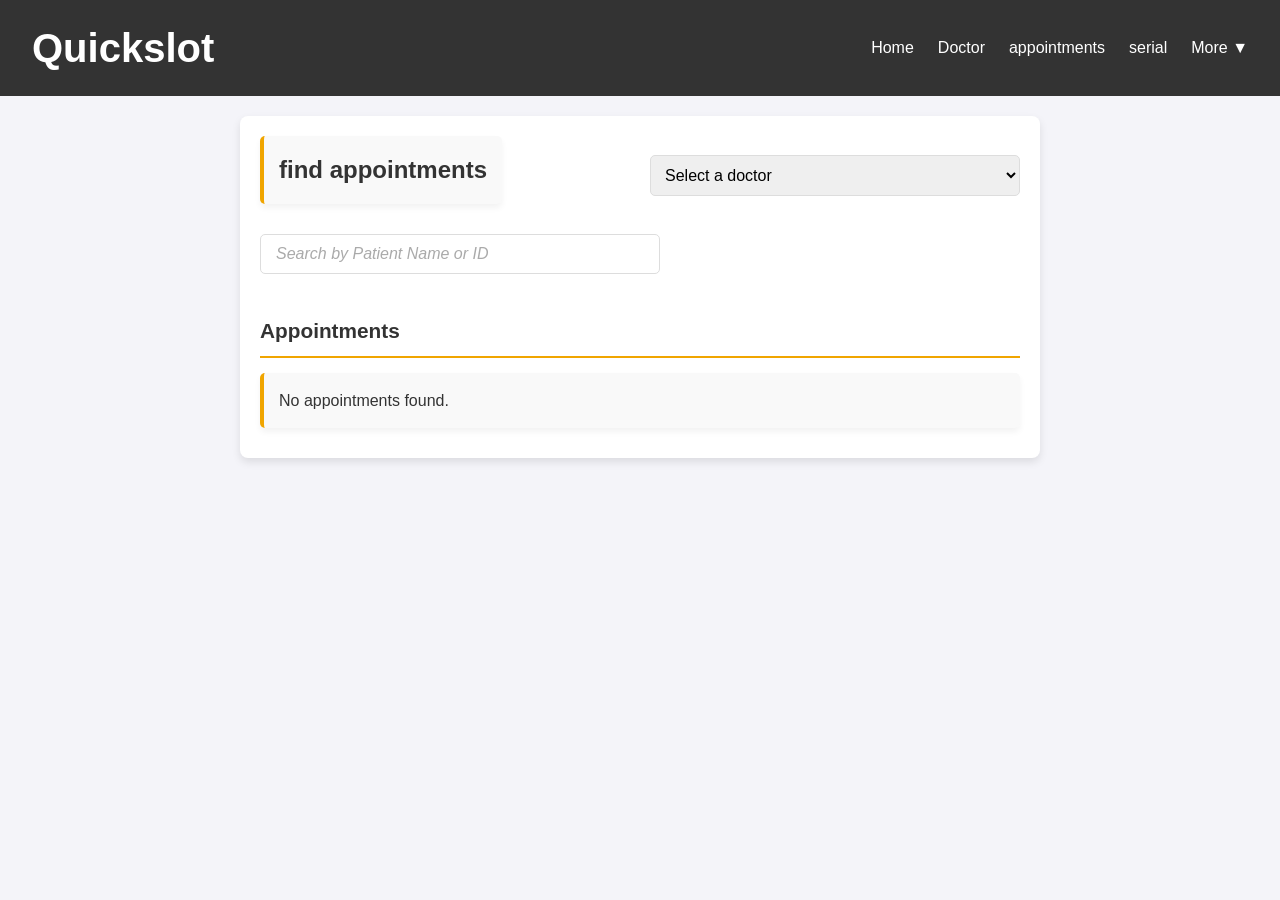
<file: filter_appointments.html>
<!DOCTYPE html>
<html lang="en">
<head>
  <meta charset="UTF-8">
  <meta name="viewport" content="width=device-width, initial-scale=1.0">
  <title>Search Appointments</title>
  <link rel="stylesheet" href="filter_appointments.css">
  <header>
  </header>
  <header id="navbar"></header>
  
  <!-- Your content goes here -->

  <script>
    // Load the navbar HTML from navbar.html
    document.addEventListener("DOMContentLoaded", function () {
      fetch("navbar.html")
        .then(response => response.text())
        .then(data => document.getElementById("navbar").innerHTML = data);
    });
  </script>
</head>
<body>
 

  <main>
    <section class="filter-section">
      <h1>find appointments</h1>
      <select id="doctorSelect">
        <option value="" class="select">Select a doctor</option>
        <option value="Dr. John Doe" class="select">Dr. John Doe</option>
        <option value="Dr. Jane Smith" class="select">Dr. Jane Smith</option>
        <option value="Dr. Emily Brown"class="select">Dr. Emily Brown</option>
      </select>
    </section>
    <input type="text" id="searchInput" placeholder="Search by Patient Name or ID">


    <section class="appointments-section">
      <h2>Appointments</h2>
      <ul id="appointmentList">
        <!-- Appointments will be dynamically populated here -->
      </ul>
    </section>
  </main>

  <script src="filter_script.js"></script>
</body>
</html>
</file>
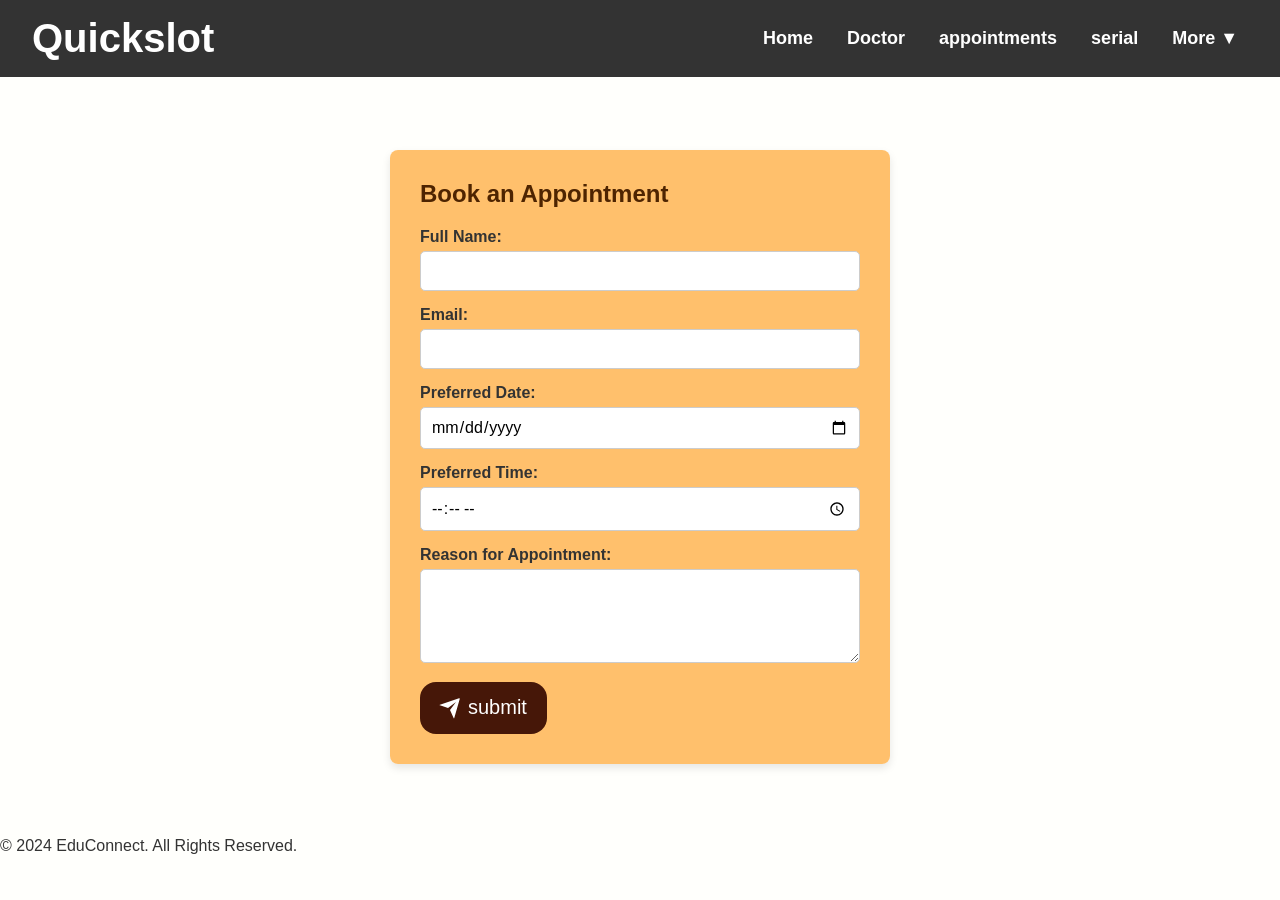
<file: home.html>
<!DOCTYPE html>
<html lang="en">
<head>
  <meta charset="UTF-8">
  <meta name="viewport" content="width=device-width, initial-scale=1.0">
  <title>QuickSlot - Appointment Booking</title>
  <link rel="stylesheet" href="form.css">
</head>
<body>
  <header id="navbar"></header>
  
  <script>
    // Load the navbar HTML from navbar.html
    document.addEventListener("DOMContentLoaded", function () {
      fetch("navbar.html")
        .then(response => response.text())
        .then(data => document.getElementById("navbar").innerHTML = data);
    });
  </script> 

  <main>
    <section class="appointment-form">
      <h1>Book an Appointment</h1>
      <form id="appointmentForm">
        <input type="hidden" id="doctor" name="doctor"> <!-- Hidden input for doctor name -->
        
        <div class="form-group">
          <label for="name">Full Name:</label>
          <input type="text" id="name" required>
        </div>
        <div class="form-group">
          <label for="email">Email:</label>
          <input type="email" id="email" required>
        </div>
        <div class="form-group">
          <label for="date">Preferred Date:</label>
          <input type="date" id="date" required>
        </div>
        <div class="form-group">
          <label for="time">Preferred Time:</label>
          <input type="time" id="time" required>
        </div>
        <div class="form-group">
          <label for="reason">Reason for Appointment:</label>
          <textarea id="reason" rows="4" required></textarea>
        </div>
        <button>
          <div class="svg-wrapper-1">
            <div class="svg-wrapper">
              <svg
                xmlns="http://www.w3.org/2000/svg"
                viewBox="0 0 24 24"
                width="24"
                height="24"
              >
                <path fill="none" d="M0 0h24v24H0z"></path>
                <path
                  fill="currentColor"
                  d="M1.946 9.315c-.522-.174-.527-.455.01-.634l19.087-6.362c.529-.176.832.12.684.638l-5.454 19.086c-.15.529-.455.547-.679.045L12 14l6-8-8 6-8.054-2.685z"
                ></path>
              </svg>
            </div>
          </div>
          <span>submit</span>
        </button>
        
      </form>
    </section>
  </main>

  <footer>
    <p>© 2024 EduConnect. All Rights Reserved.</p>
  </footer>

  <script src="scripts.js"></script>
</body>
</html>
</file>
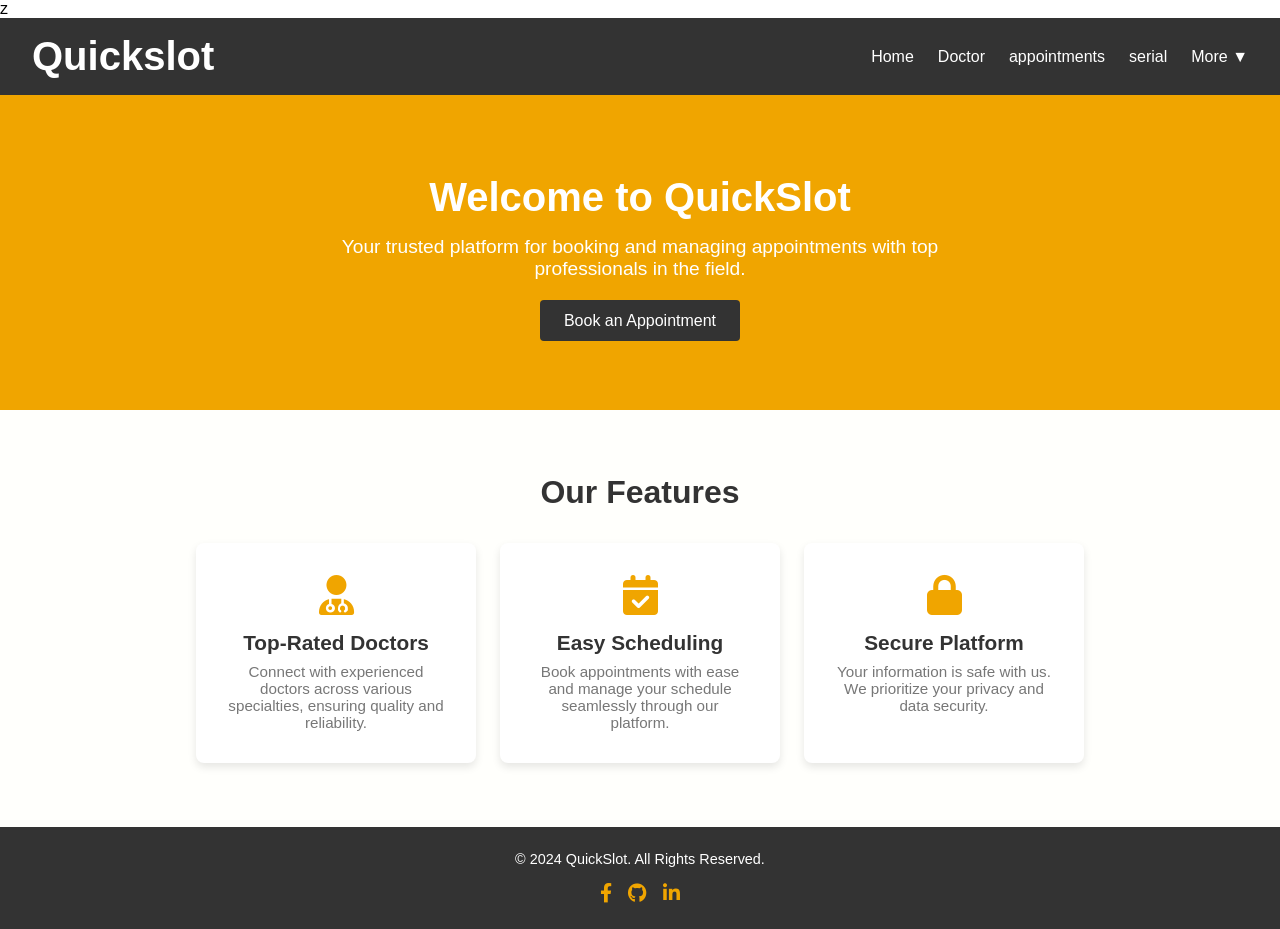
<file: homepage.html>
<!DOCTYPE html>
<html lang="en">
<head>
  <meta charset="UTF-8">
  <meta name="viewport" content="width=device-width, initial-scale=1.0">
  <title>QuickSlot - Home</title>z  
  <link rel="stylesheet" href="styles.css">
  <link rel="stylesheet" href="https://cdnjs.cloudflare.com/ajax/libs/font-awesome/6.0.0-beta3/css/all.min.css">
</head>
<body>

  <!-- Navbar -->
  <header id="navbar"></header>

  <script>
    // Load the navbar HTML from navbar.html
    document.addEventListener("DOMContentLoaded", function () {
      fetch("navbar.html")
        .then(response => response.text())
        .then(data => document.getElementById("navbar").innerHTML = data);
    });
  </script>

  <!-- Hero Section -->
  <section class="hero">
    <div class="hero-content">
      <h1>Welcome to QuickSlot</h1>
      <p>Your trusted platform for booking and managing appointments with top professionals in the field.</p>
      <a href="home.html" target="_self" class="cta-button">Book an Appointment</a>
    </div>
  </section>

  <!-- Features Section -->
  <section class="features">
    <h2>Our Features</h2>
    <div class="feature-cards">
      <div class="feature-card">
        <i class="fas fa-user-md"></i>
        <h3>Top-Rated Doctors</h3>
        <p>Connect with experienced doctors across various specialties, ensuring quality and reliability.</p>
      </div>
      <div class="feature-card">
        <i class="fas fa-calendar-check"></i>
        <h3>Easy Scheduling</h3>
        <p>Book appointments with ease and manage your schedule seamlessly through our platform.</p>
      </div>
      <div class="feature-card">
        <i class="fas fa-lock"></i>
        <h3>Secure Platform</h3>
        <p>Your information is safe with us. We prioritize your privacy and data security.</p>
      </div>
    </div>
  </section>

  <!-- Footer -->
  <footer class="footer">
    <div class="footer-content">
      <p>© 2024 QuickSlot. All Rights Reserved.</p>
      <div class="social-icons">
        <a href="https://www.facebook.com/mh.ethin" target="_blank" aria-label="Facebook" class="icon facebook">
          <i class="fab fa-facebook-f"></i>
        </a>
        <a href="https://github.com/firefish46" target="_blank" aria-label="GitHub" class="icon github">
          <i class="fab fa-github"></i>
        </a>
        <a href="https://linkedin.com/in/mehedi-hasan-582660336" target="_blank" aria-label="LinkedIn" class="icon linkedin">
          <i class="fab fa-linkedin-in"></i>
        </a>
      </div>
    </div>
  </footer>

</body>
</html>
</file>
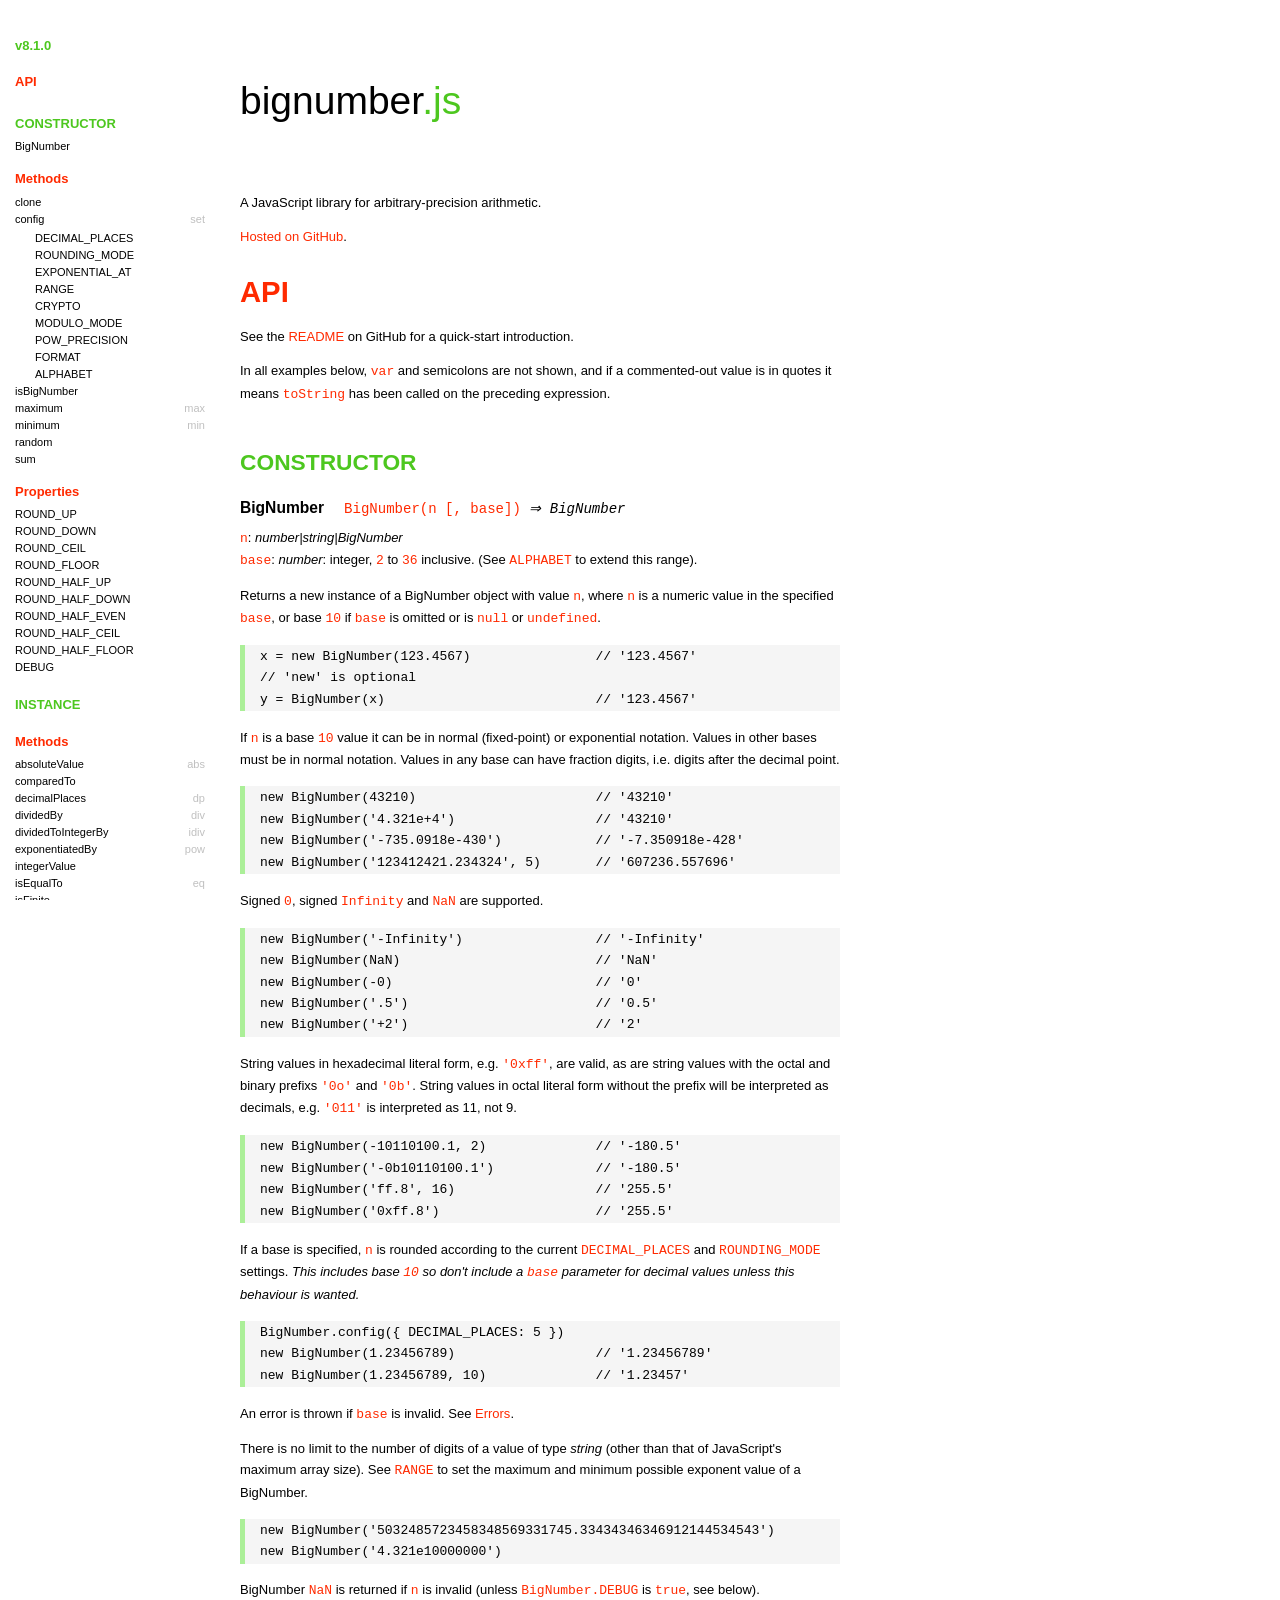
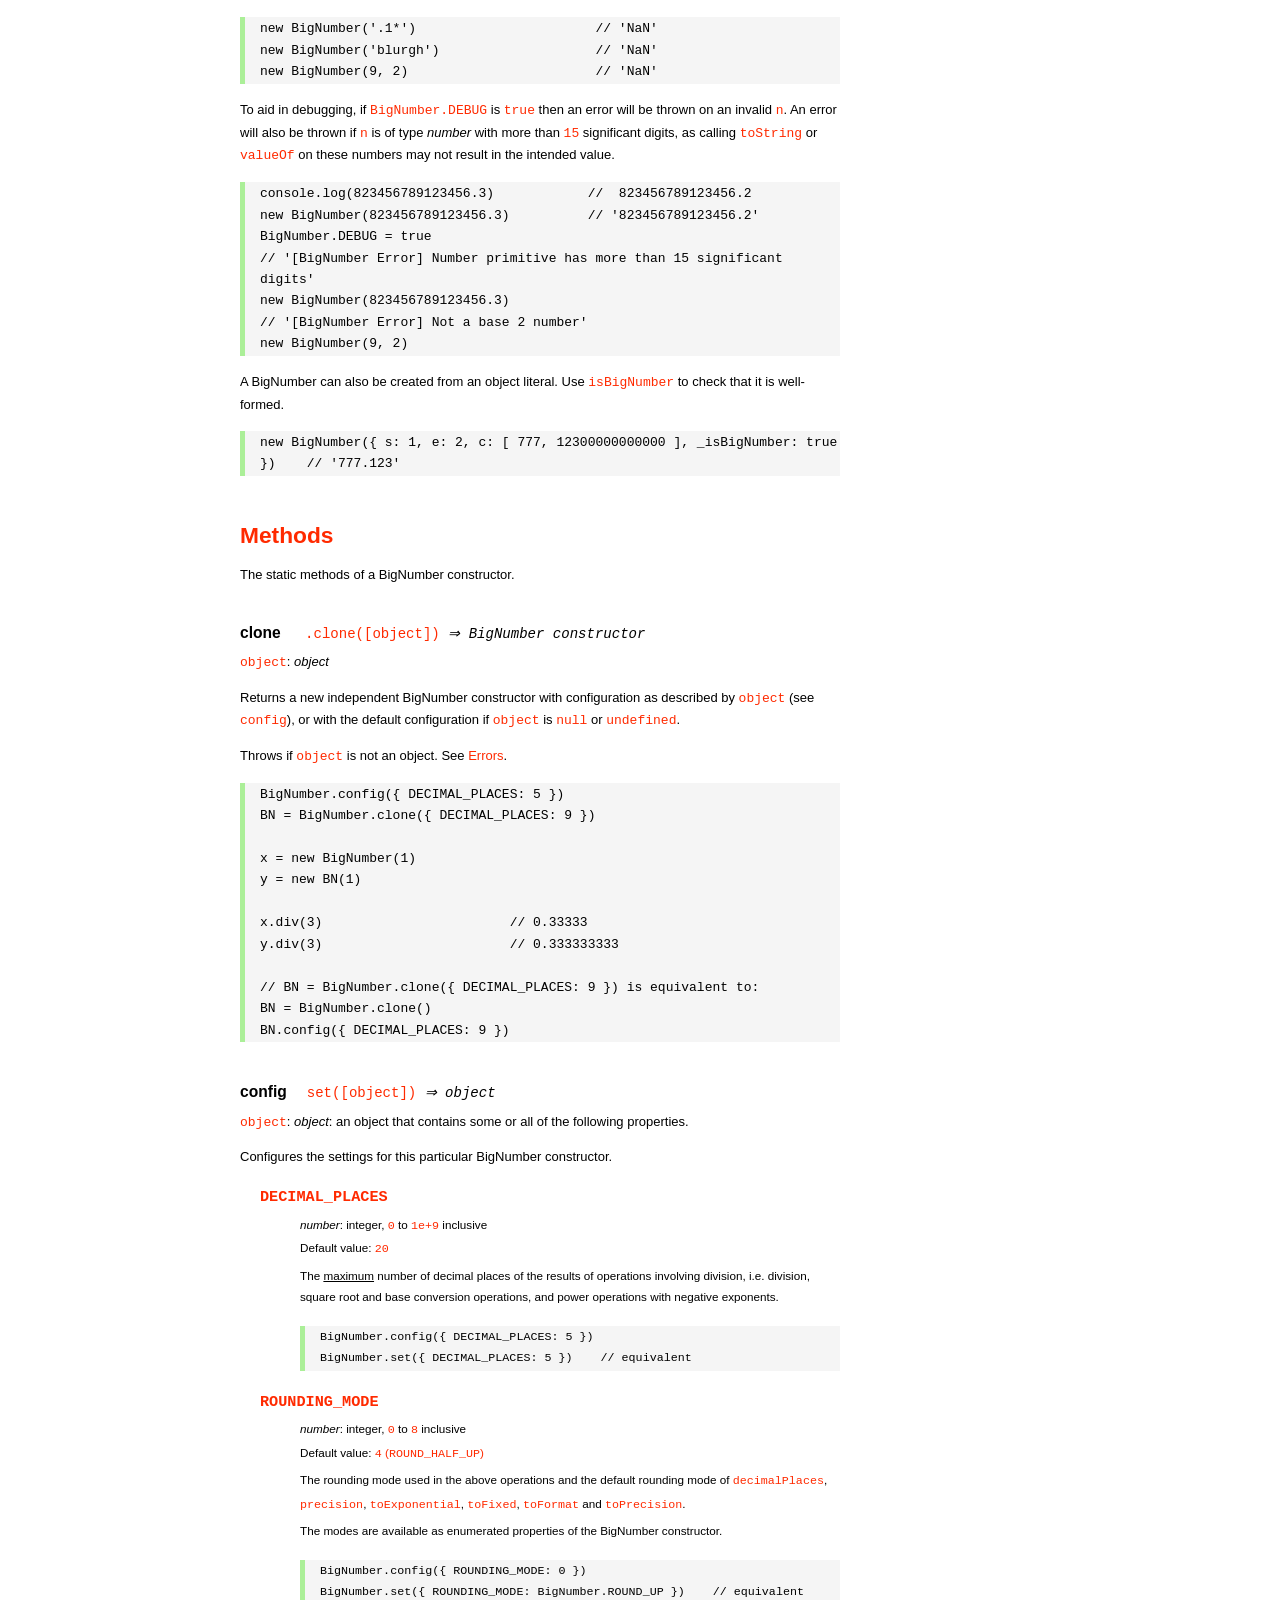
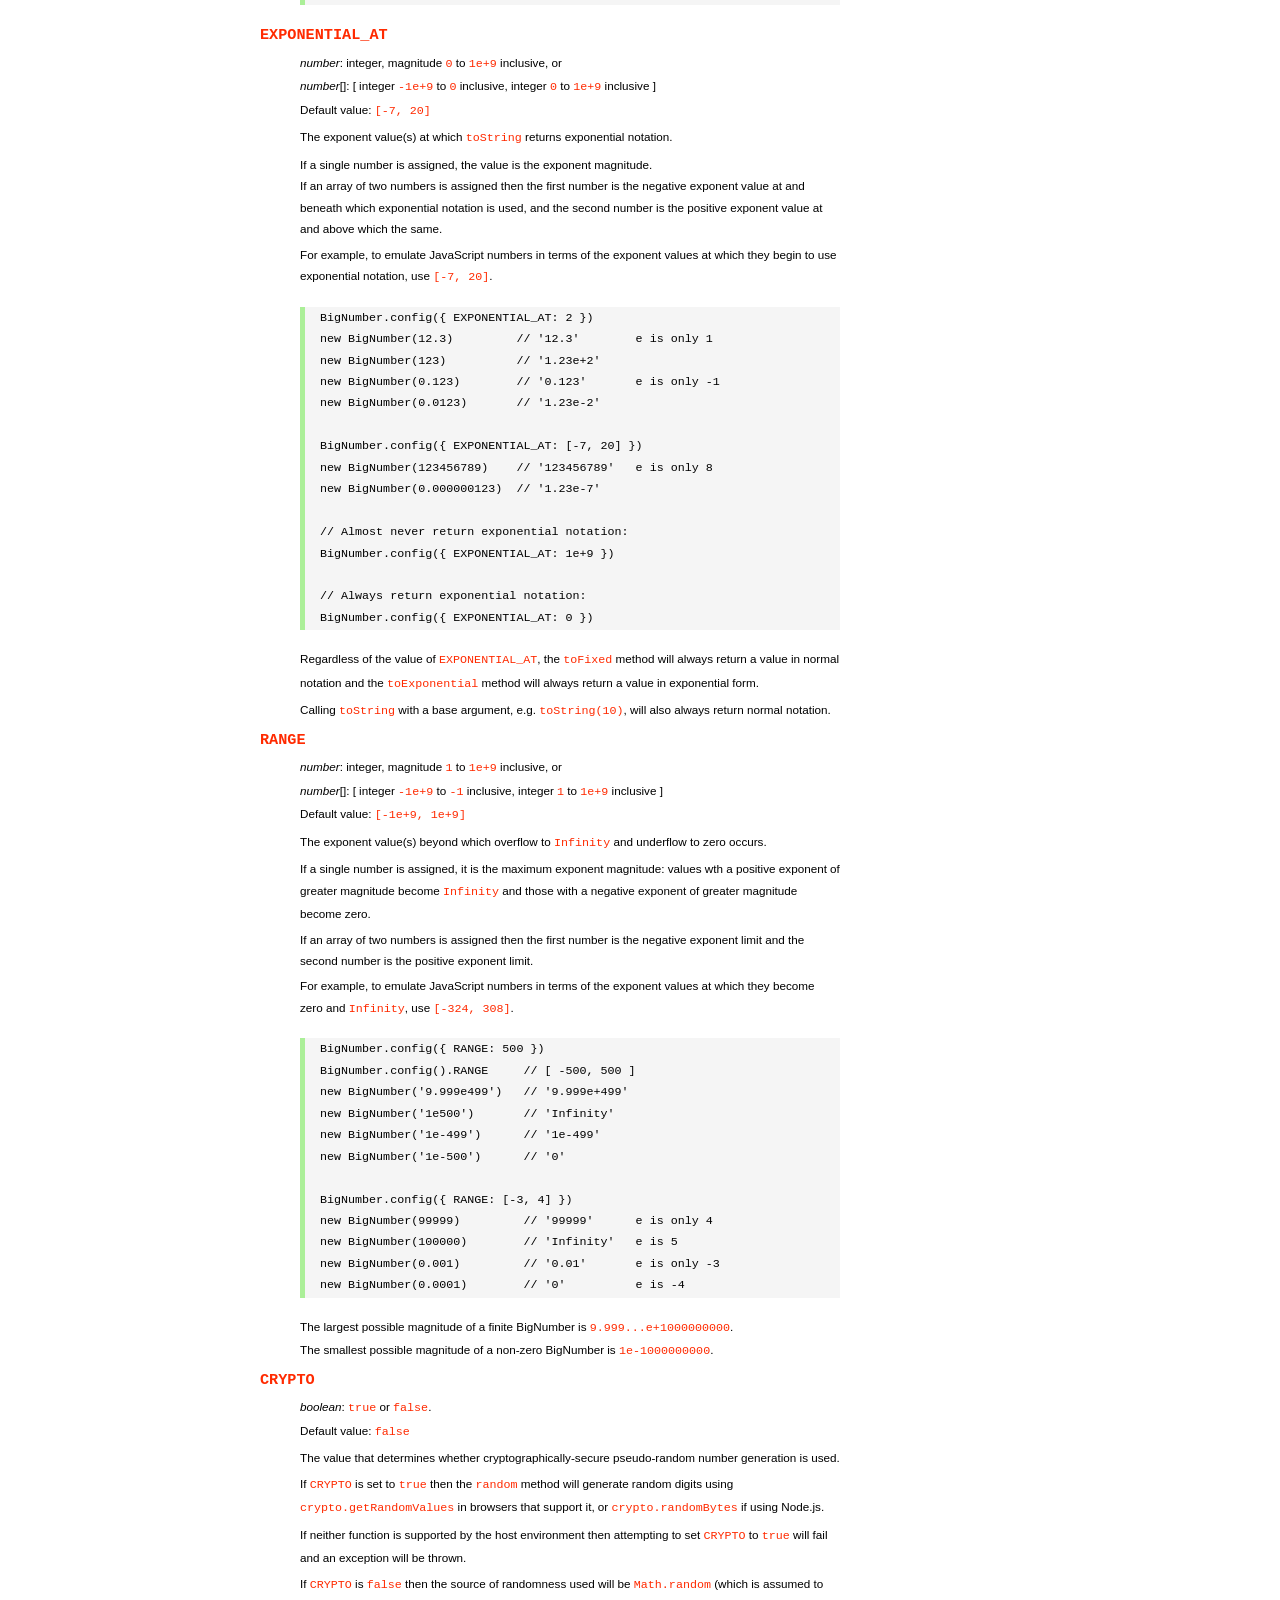
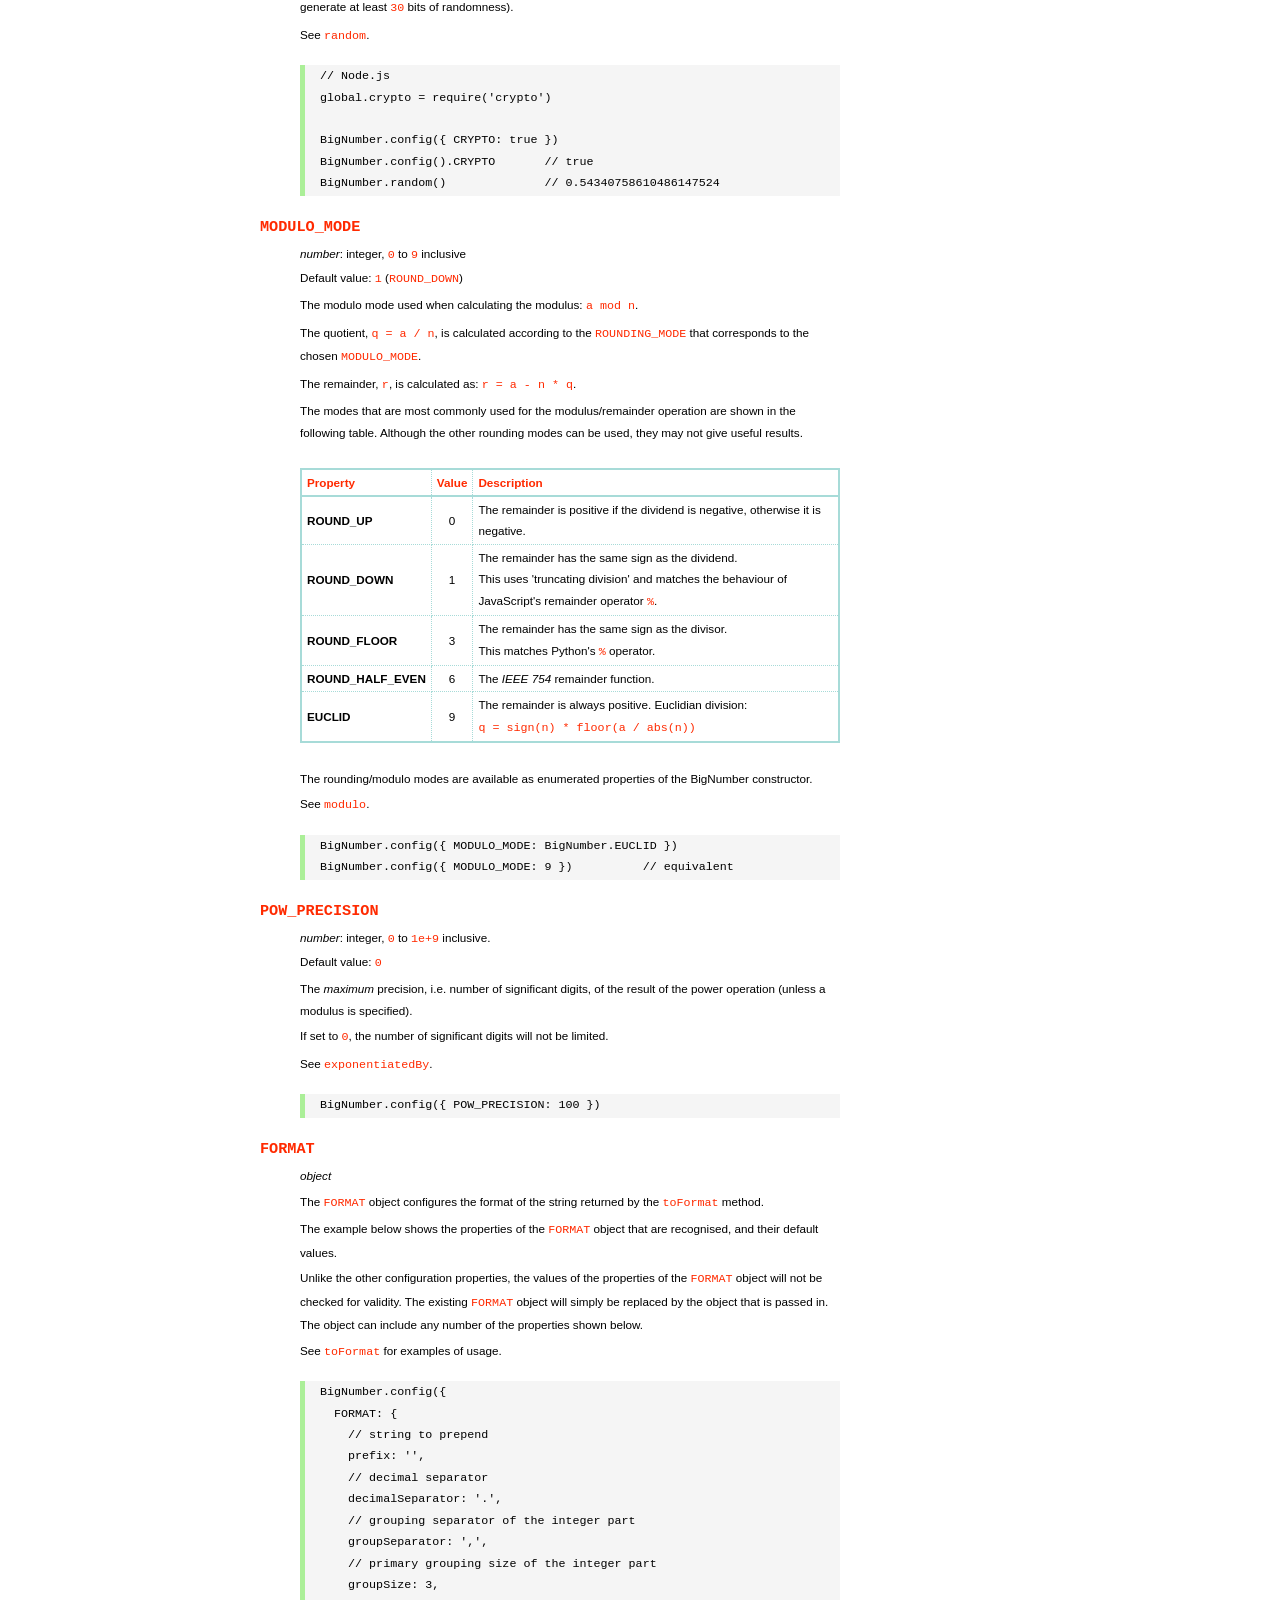
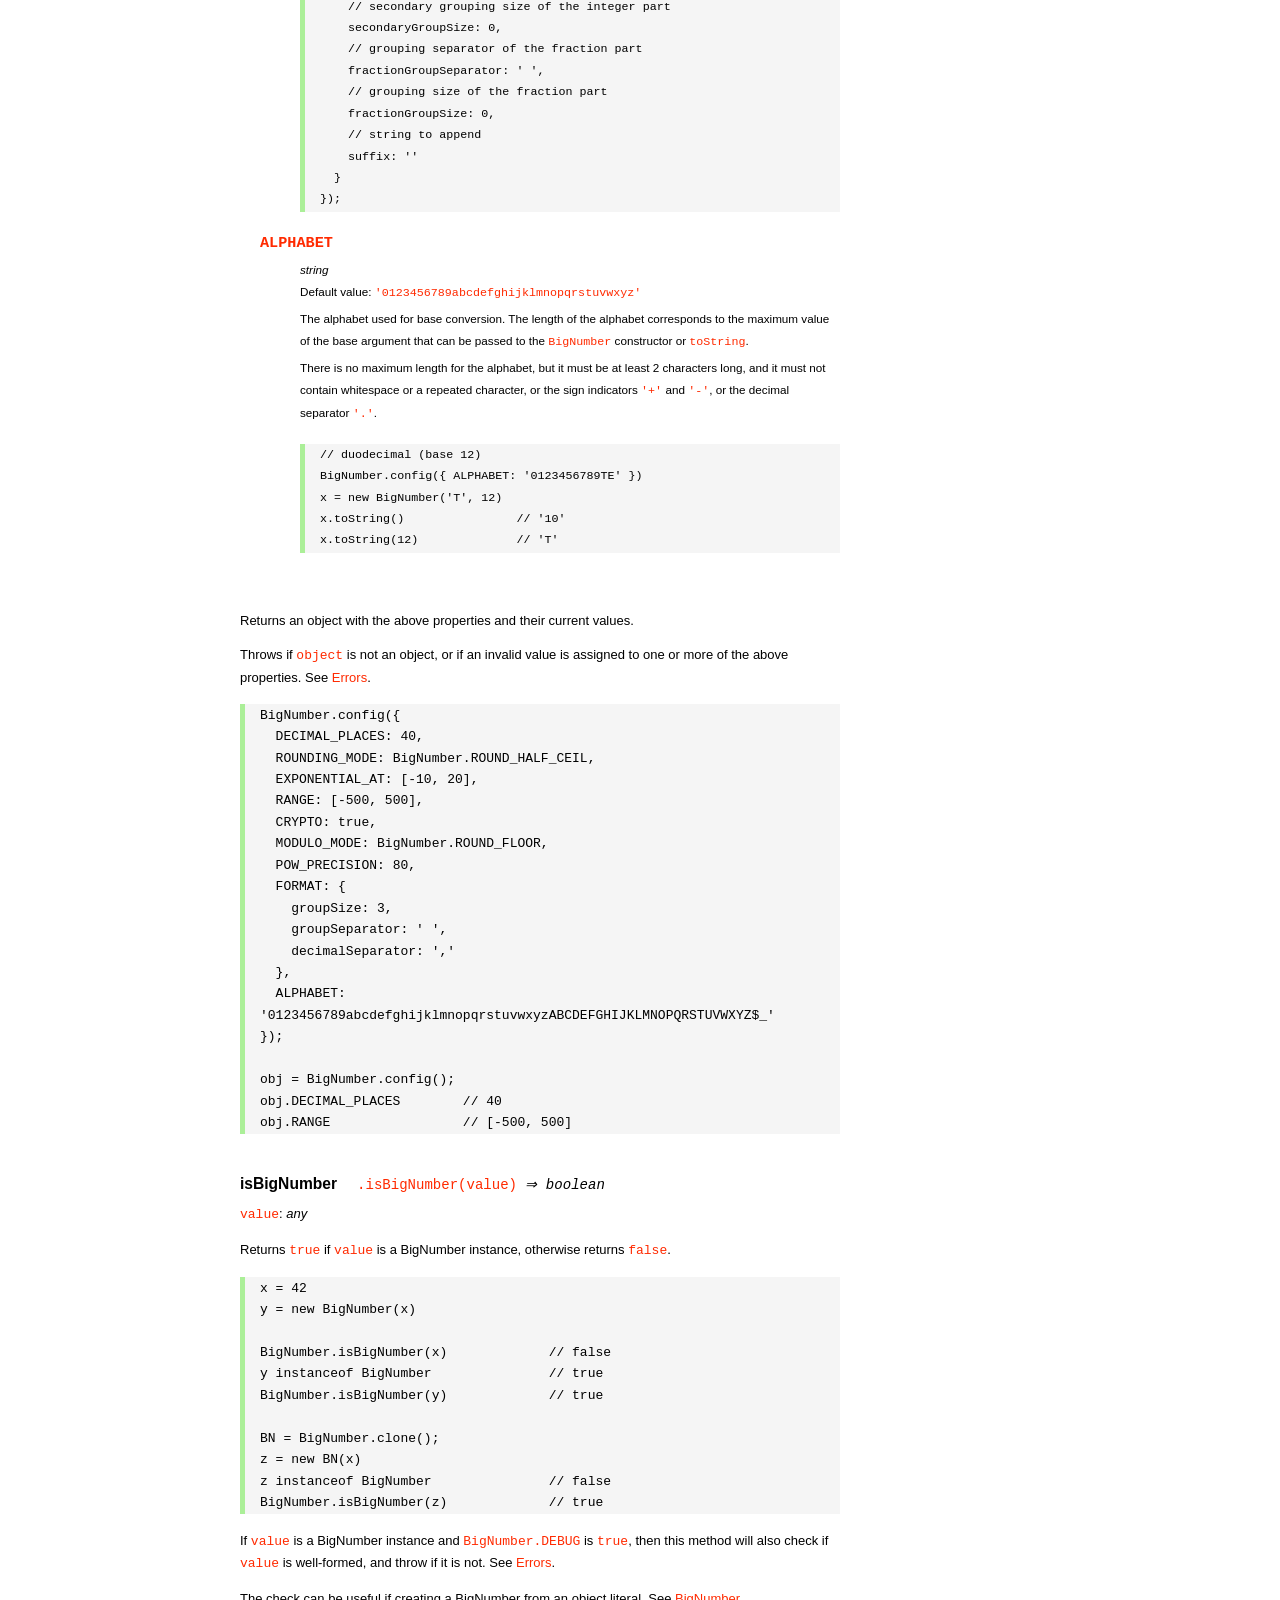
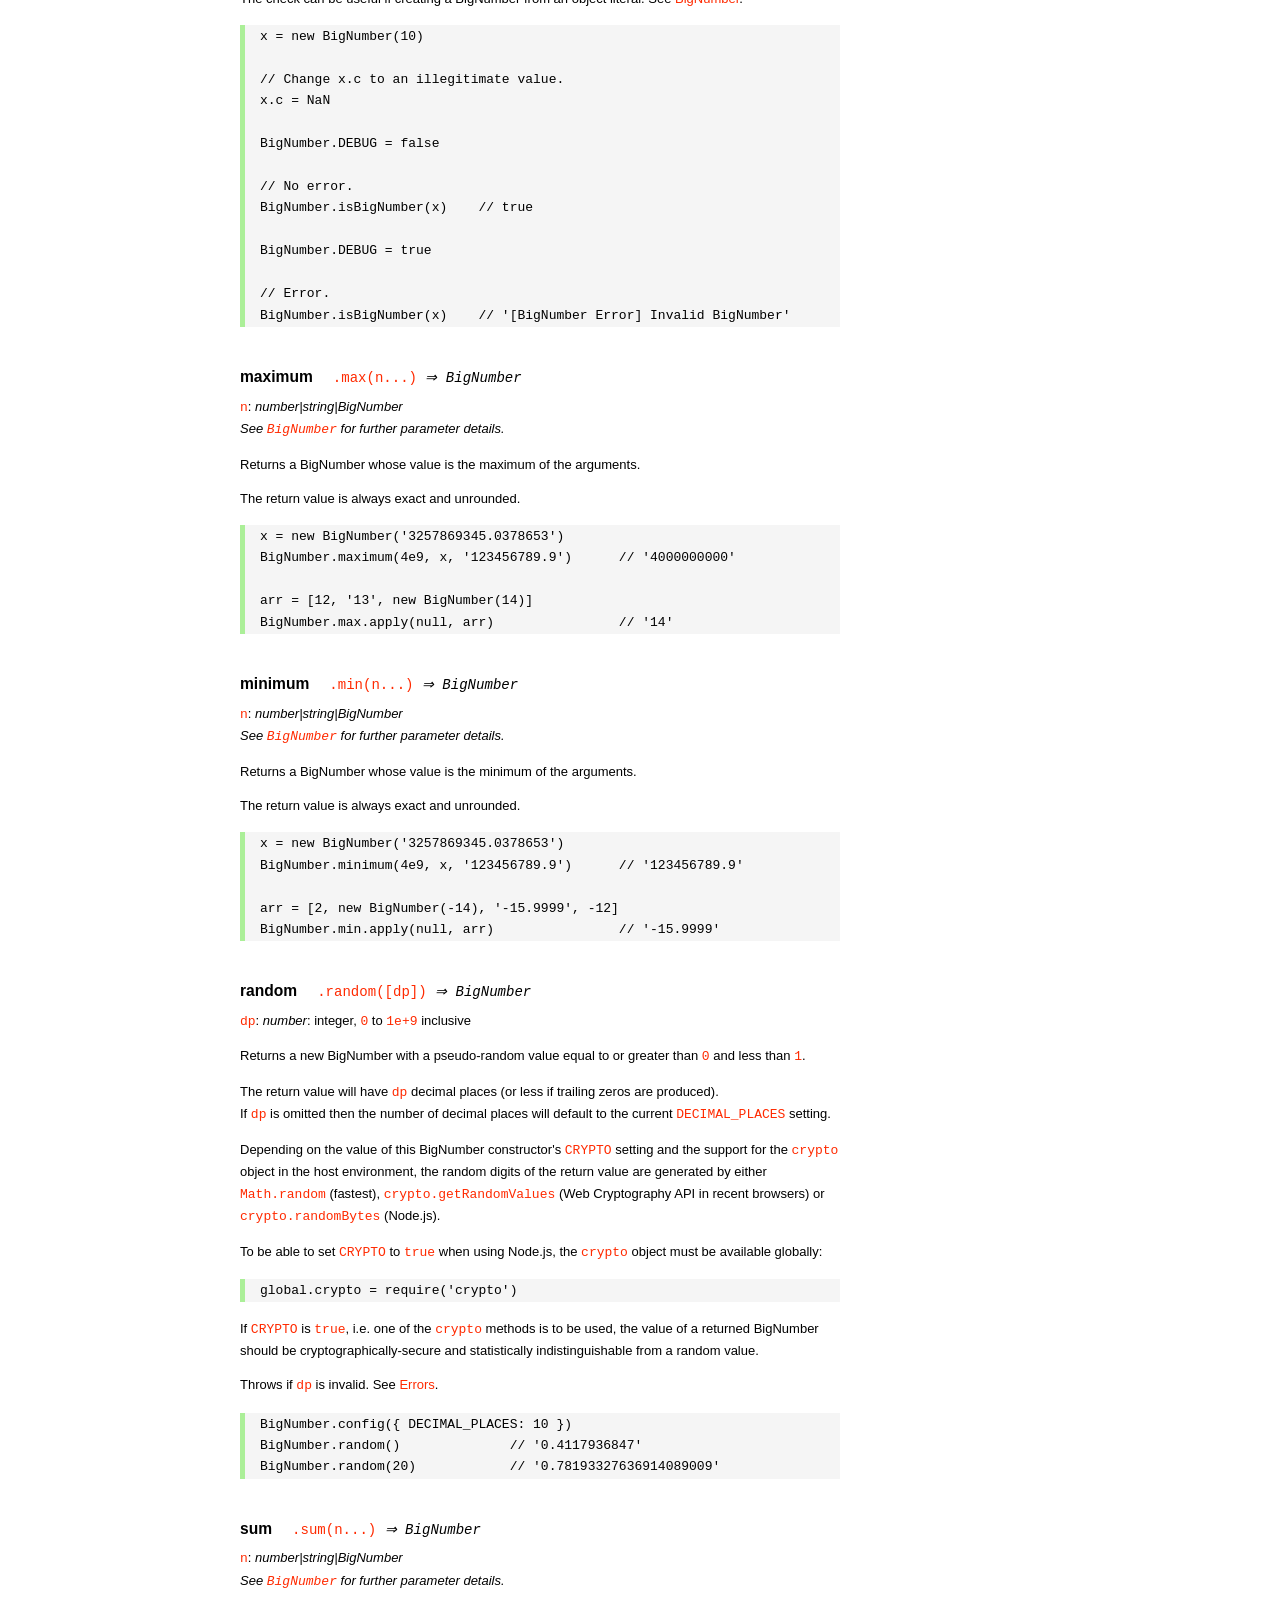
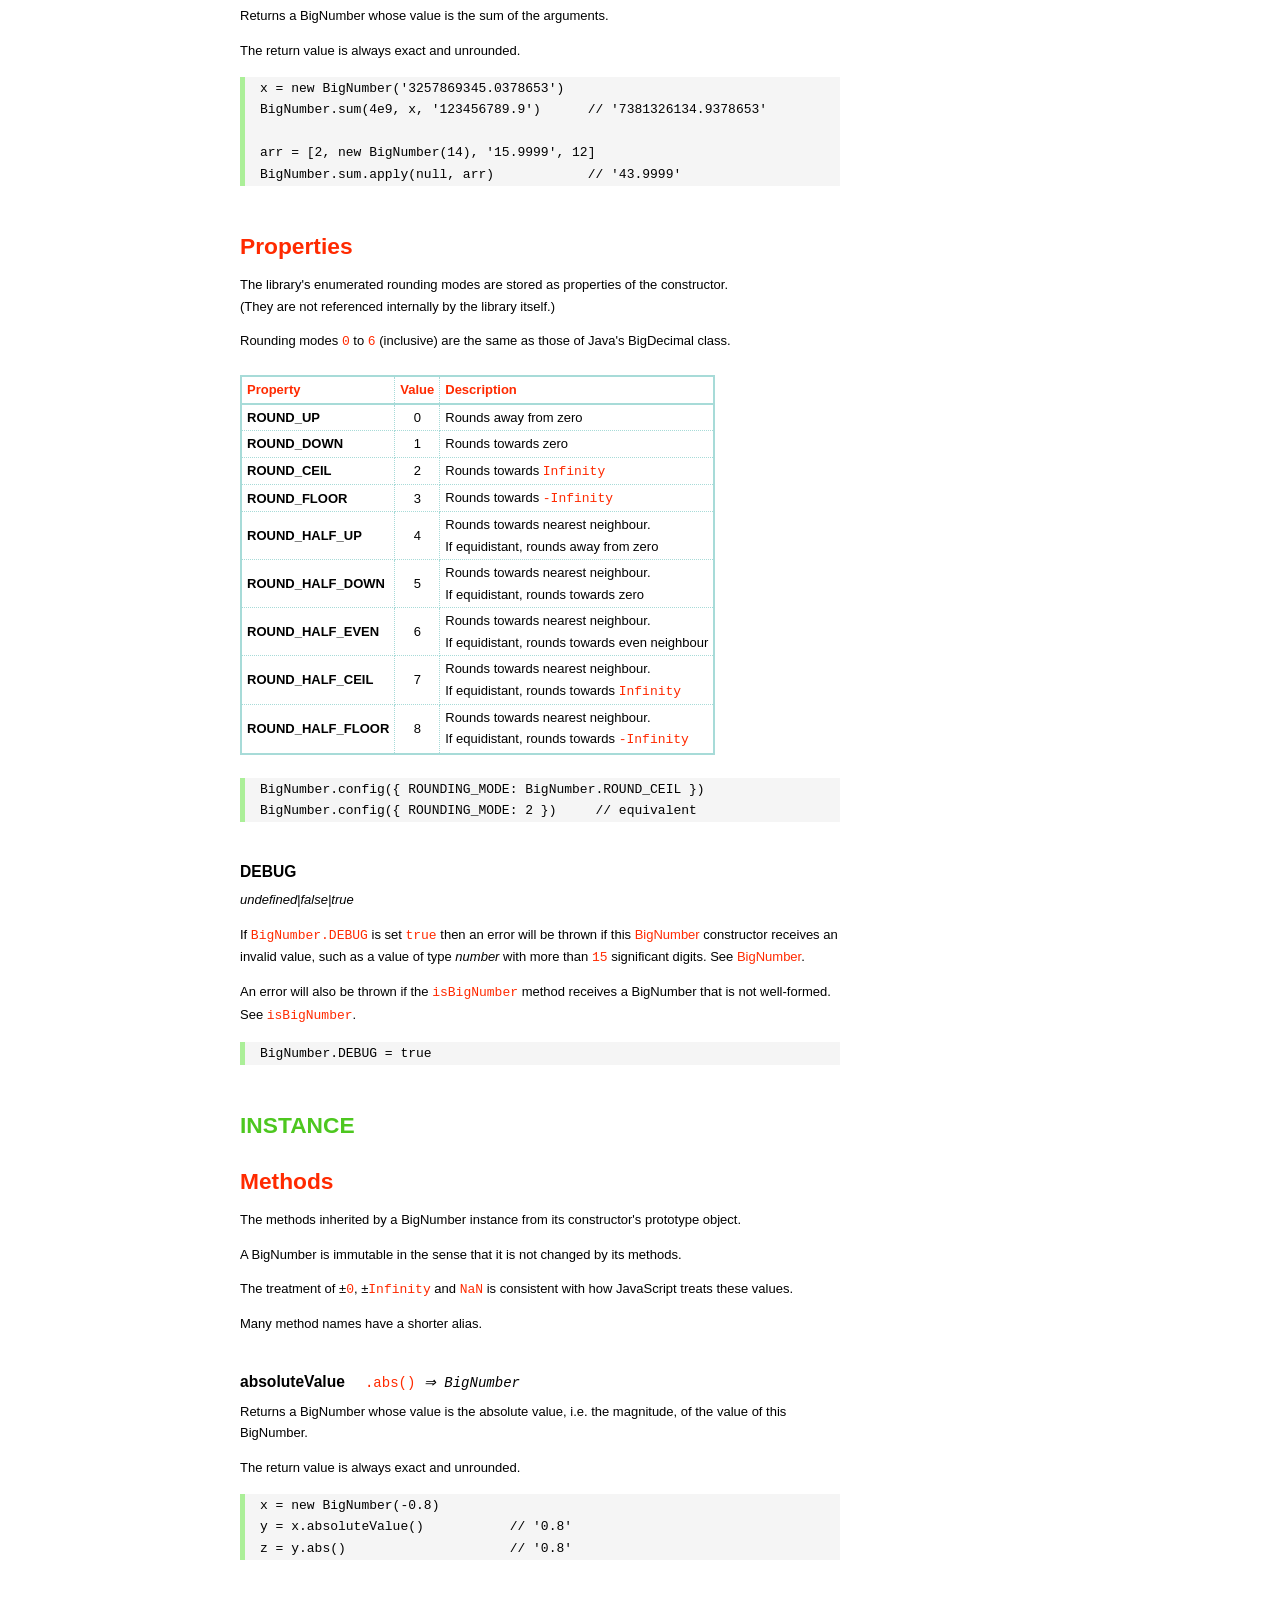
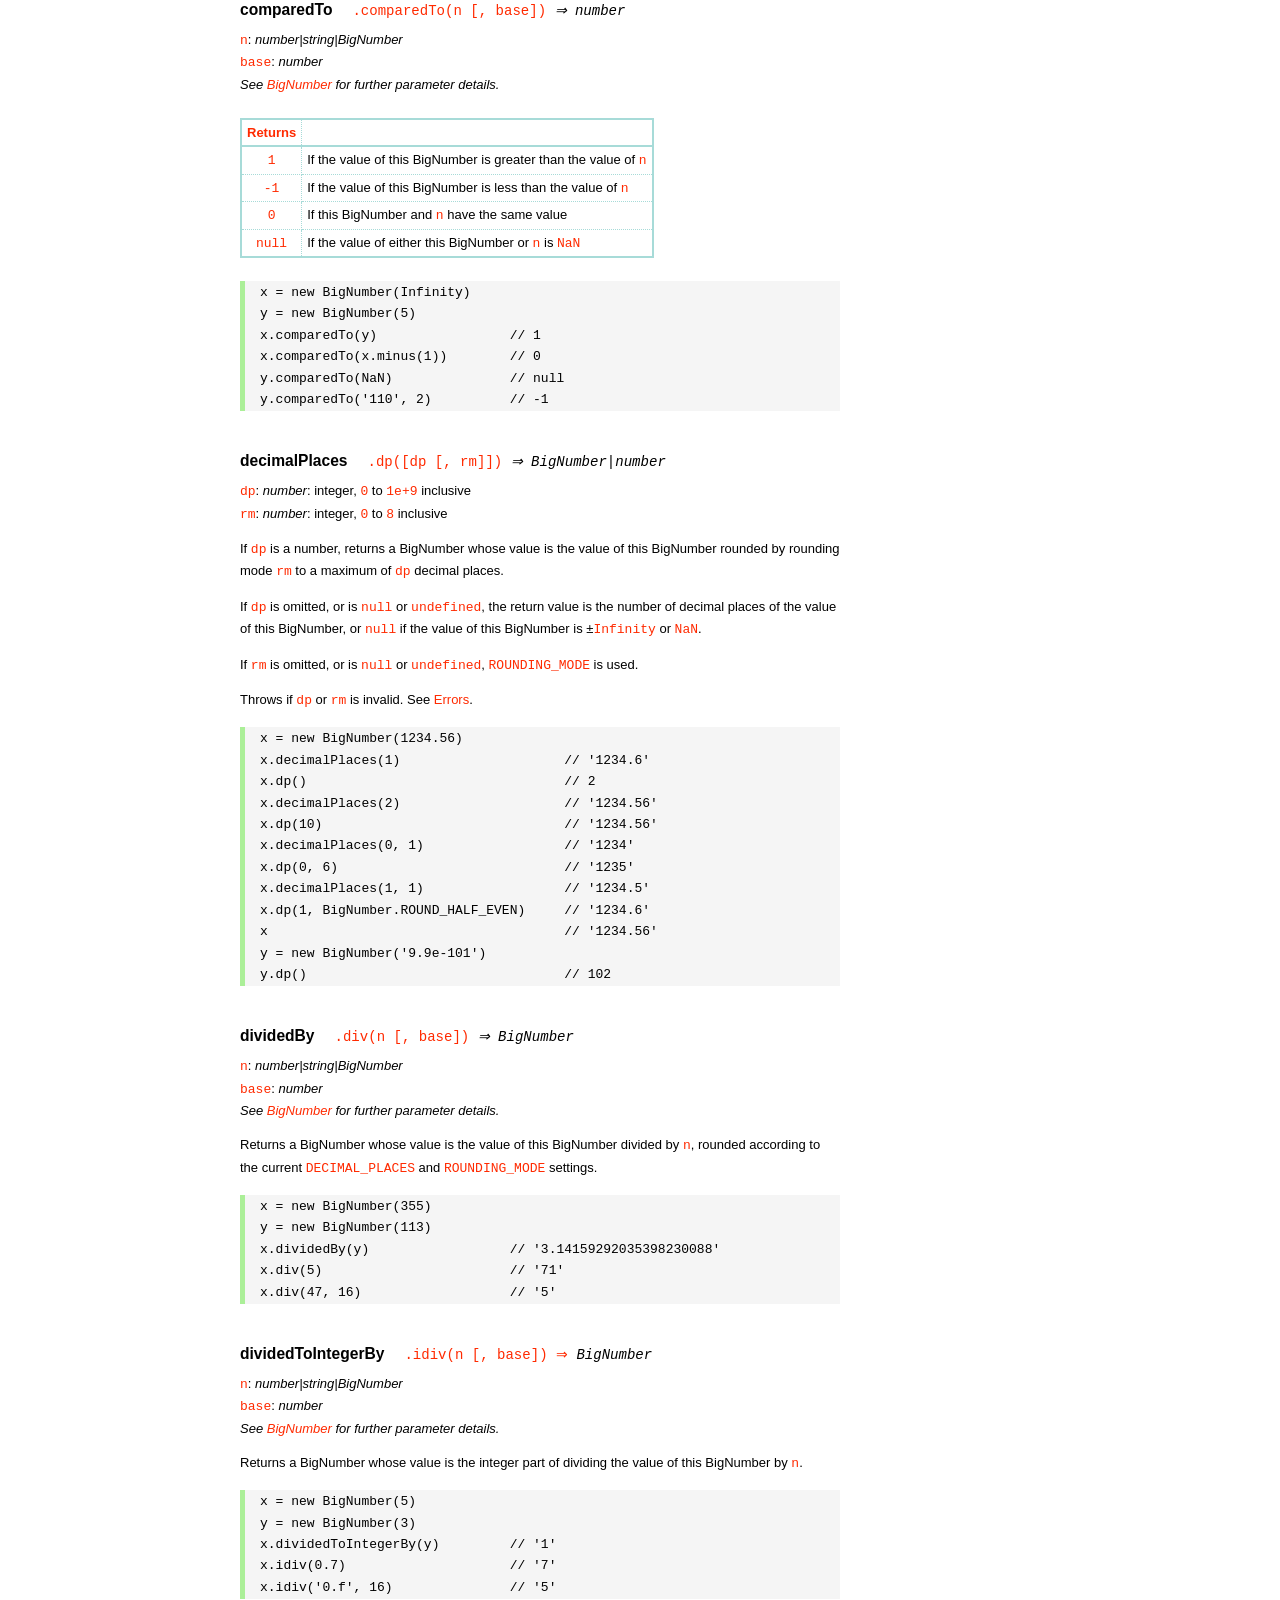
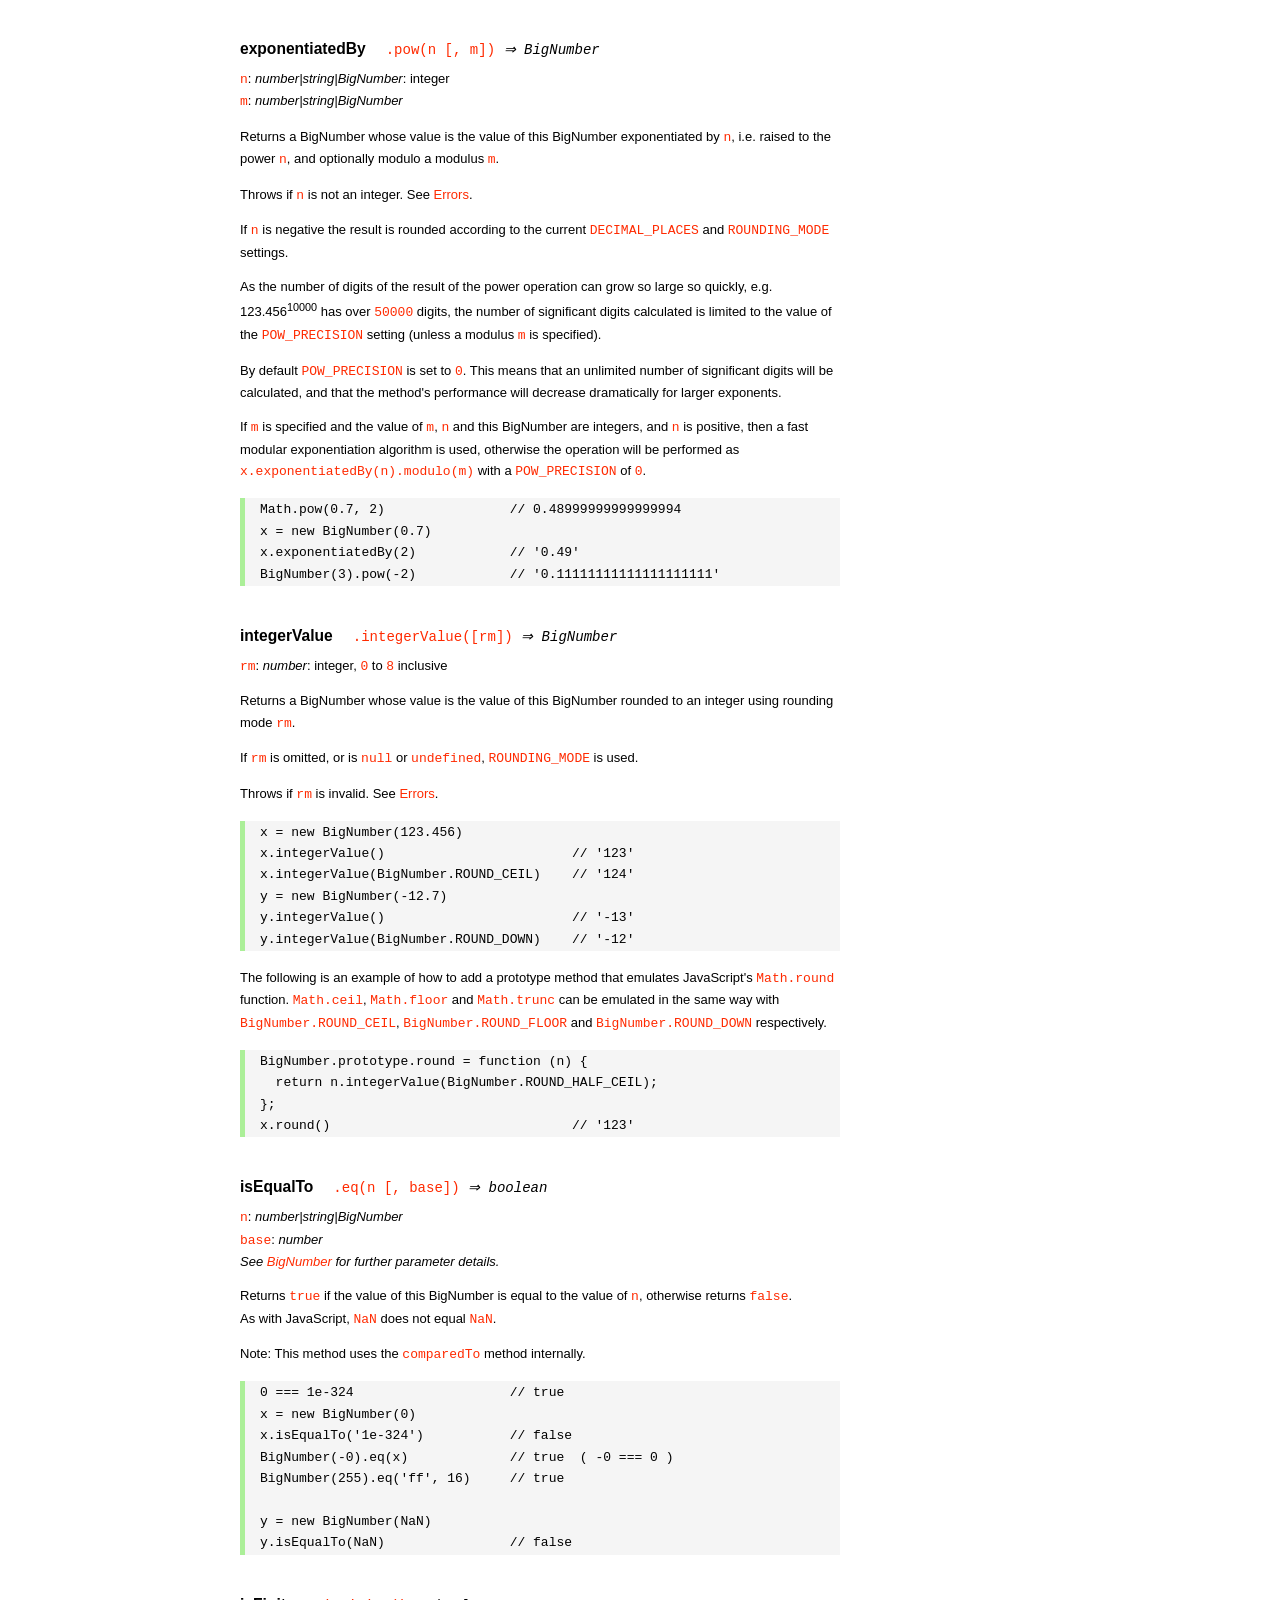
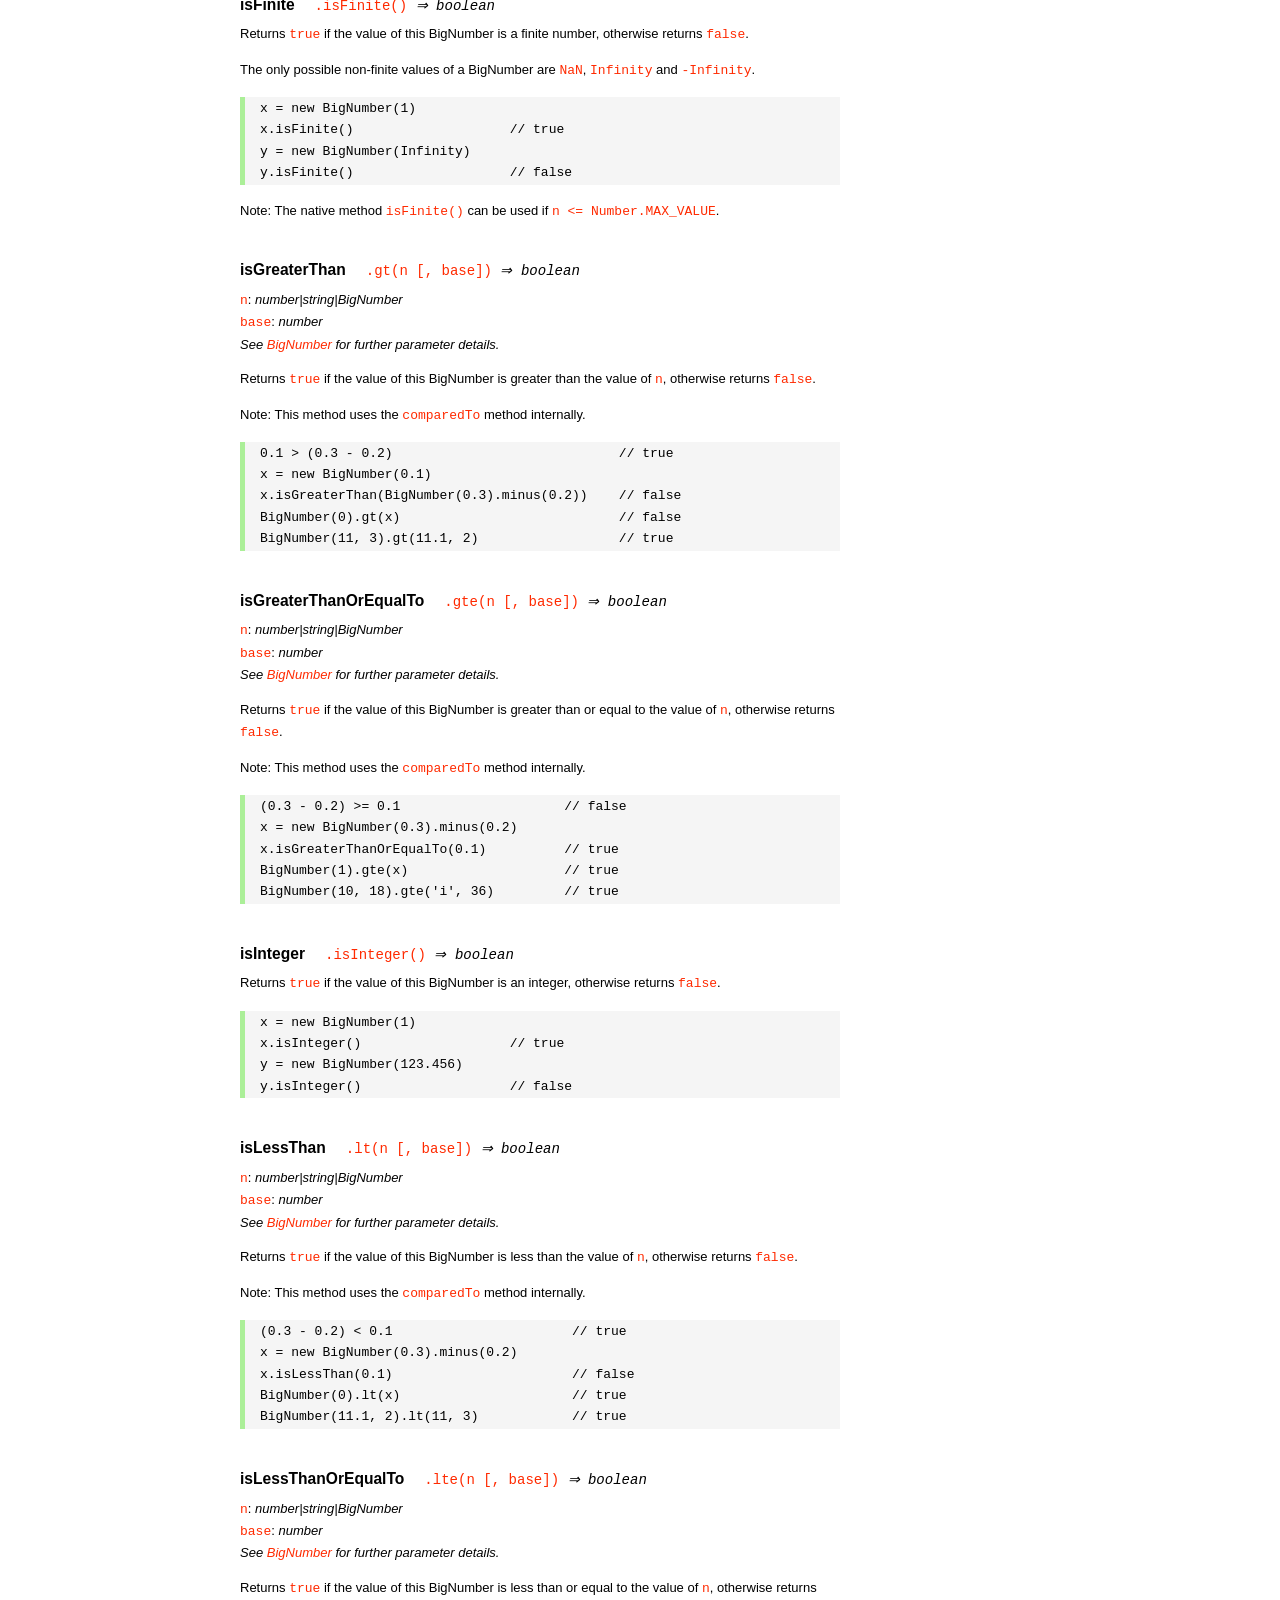
<file: node_modules/bignumber.js/doc/API.html>
<!DOCTYPE HTML>
<html>
<head>
<meta charset="utf-8">
<meta http-equiv="X-UA-Compatible" content="IE=edge">
<meta name="Author" content="M Mclaughlin">
<title>bignumber.js API</title>
<style>
html{font-size:100%}
body{background:#fff;font-family:"Helvetica Neue",Helvetica,Arial,sans-serif;font-size:13px;
  line-height:1.65em;min-height:100%;margin:0}
body,i{color:#000}
.nav{background:#fff;position:fixed;top:0;bottom:0;left:0;width:200px;overflow-y:auto;
  padding:15px 0 30px 15px}
div.container{width:600px;margin:50px 0 50px 240px}
p{margin:0 0 1em;width:600px}
pre,ul{margin:1em 0}
h1,h2,h3,h4,h5{margin:0;padding:1.5em 0 0}
h1,h2{padding:.75em 0}
h1{font:400 3em Verdana,sans-serif;color:#000;margin-bottom:1em}
h2{font-size:2.25em;color:#ff2a00}
h3{font-size:1.75em;color:#4dc71f}
h4{font-size:1.75em;color:#ff2a00;padding-bottom:.75em}
h5{font-size:1.2em;margin-bottom:.4em}
h6{font-size:1.1em;margin-bottom:0.8em;padding:0.5em 0}
dd{padding-top:.35em}
dt{padding-top:.5em}
b{font-weight:700}
dt b{font-size:1.3em}
a,a:visited{color:#ff2a00;text-decoration:none}
a:active,a:hover{outline:0;text-decoration:underline}
.nav a,.nav b,.nav a:visited{display:block;color:#ff2a00;font-weight:700; margin-top:15px}
.nav b{color:#4dc71f;margin-top:20px;cursor:default;width:auto}
ul{list-style-type:none;padding:0 0 0 20px}
.nav ul{line-height:14px;padding-left:0;margin:5px 0 0}
.nav ul a,.nav ul a:visited,span{display:inline;color:#000;font-family:Verdana,Geneva,sans-serif;
  font-size:11px;font-weight:400;margin:0}
.inset,ul.inset{margin-left:20px}
.inset{font-size:.9em}
.nav li{width:auto;margin:0 0 3px}
.alias{font-style:italic;margin-left:20px}
table{border-collapse:collapse;border-spacing:0;border:2px solid #a7dbd8;margin:1.75em 0;padding:0}
td,th{text-align:left;margin:0;padding:2px 5px;border:1px dotted #a7dbd8}
th{border-top:2px solid #a7dbd8;border-bottom:2px solid #a7dbd8;color:#ff2a00}
code,pre{font-family:Consolas, monaco, monospace;font-weight:400}
pre{background:#f5f5f5;white-space:pre-wrap;word-wrap:break-word;border-left:5px solid #abef98;
  padding:1px 0 1px 15px;margin:1.2em 0}
code,.nav-title{color:#ff2a00}
.end{margin-bottom:25px}
.centre{text-align:center}
.error-table{font-size:13px;width:100%}
#faq{margin:3em 0 0}
li span{float:right;margin-right:10px;color:#c0c0c0}
#js{font:inherit;color:#4dc71f}
</style>
</head>
<body>

  <div class="nav">

    <b>v8.1.0</b>

	<a class='nav-title' href="#">API</a>

    <b> CONSTRUCTOR </b>
    <ul>
      <li><a href="#bignumber">BigNumber</a></li>
    </ul>

    <a href="#methods">Methods</a>
    <ul>
      <li><a href="#clone">clone</a></li>
      <li><a href="#config" >config</a><span>set</span></li>
      <li>
        <ul class="inset">
          <li><a href="#decimal-places">DECIMAL_PLACES</a></li>
          <li><a href="#rounding-mode" >ROUNDING_MODE</a></li>
          <li><a href="#exponential-at">EXPONENTIAL_AT</a></li>
          <li><a href="#range"         >RANGE</a></li>
          <li><a href="#crypto"        >CRYPTO</a></li>
          <li><a href="#modulo-mode"   >MODULO_MODE</a></li>
          <li><a href="#pow-precision" >POW_PRECISION</a></li>
          <li><a href="#format"        >FORMAT</a></li>
          <li><a href="#alphabet"      >ALPHABET</a></li>
        </ul>
      </li>
      <li><a href="#isBigNumber">isBigNumber</a></li>
      <li><a href="#max"        >maximum</a><span>max</span></li>
      <li><a href="#min"        >minimum</a><span>min</span></li>
      <li><a href="#random"     >random</a></li>
      <li><a href="#sum"        >sum</a></li>
    </ul>

    <a href="#constructor-properties">Properties</a>
    <ul>
      <li><a href="#round-up"        >ROUND_UP</a></li>
      <li><a href="#round-down"      >ROUND_DOWN</a></li>
      <li><a href="#round-ceil"      >ROUND_CEIL</a></li>
      <li><a href="#round-floor"     >ROUND_FLOOR</a></li>
      <li><a href="#round-half-up"   >ROUND_HALF_UP</a></li>
      <li><a href="#round-half-down" >ROUND_HALF_DOWN</a></li>
      <li><a href="#round-half-even" >ROUND_HALF_EVEN</a></li>
      <li><a href="#round-half-ceil" >ROUND_HALF_CEIL</a></li>
      <li><a href="#round-half-floor">ROUND_HALF_FLOOR</a></li>
      <li><a href="#debug"           >DEBUG</a></li>
    </ul>

    <b> INSTANCE </b>

    <a href="#prototype-methods">Methods</a>
    <ul>
      <li><a href="#abs"    >absoluteValue         </a><span>abs</span>  </li>
      <li><a href="#cmp"    >comparedTo            </a>                  </li>
      <li><a href="#dp"     >decimalPlaces         </a><span>dp</span>   </li>
      <li><a href="#div"    >dividedBy             </a><span>div</span>  </li>
      <li><a href="#divInt" >dividedToIntegerBy    </a><span>idiv</span> </li>
      <li><a href="#pow"    >exponentiatedBy       </a><span>pow</span>  </li>
      <li><a href="#int"    >integerValue          </a>                  </li>
      <li><a href="#eq"     >isEqualTo             </a><span>eq</span>   </li>
      <li><a href="#isF"    >isFinite              </a>                  </li>
      <li><a href="#gt"     >isGreaterThan         </a><span>gt</span>   </li>
      <li><a href="#gte"    >isGreaterThanOrEqualTo</a><span>gte</span>  </li>
      <li><a href="#isInt"  >isInteger             </a>                  </li>
      <li><a href="#lt"     >isLessThan            </a><span>lt</span>   </li>
      <li><a href="#lte"    >isLessThanOrEqualTo   </a><span>lte</span>  </li>
      <li><a href="#isNaN"  >isNaN                 </a>                  </li>
      <li><a href="#isNeg"  >isNegative            </a>                  </li>
      <li><a href="#isPos"  >isPositive            </a>                  </li>
      <li><a href="#isZ"    >isZero                </a>                  </li>
      <li><a href="#minus"  >minus                 </a>                  </li>
      <li><a href="#mod"    >modulo                </a><span>mod</span>  </li>
      <li><a href="#times"  >multipliedBy          </a><span>times</span></li>
      <li><a href="#neg"    >negated               </a>                  </li>
      <li><a href="#plus"   >plus                  </a>                  </li>
      <li><a href="#sd"     >precision             </a><span>sd</span>   </li>
      <li><a href="#shift"  >shiftedBy             </a>                  </li>
      <li><a href="#sqrt"   >squareRoot            </a><span>sqrt</span> </li>
      <li><a href="#toE"    >toExponential         </a>                  </li>
      <li><a href="#toFix"  >toFixed               </a>                  </li>
      <li><a href="#toFor"  >toFormat              </a>                  </li>
      <li><a href="#toFr"   >toFraction            </a>                  </li>
      <li><a href="#toJSON" >toJSON                </a>                  </li>
      <li><a href="#toN"    >toNumber              </a>                  </li>
      <li><a href="#toP"    >toPrecision           </a>                  </li>
      <li><a href="#toS"    >toString              </a>                  </li>
      <li><a href="#valueOf">valueOf               </a>                  </li>
    </ul>

    <a href="#instance-properties">Properties</a>
    <ul>
      <li><a href="#coefficient">c: coefficient</a></li>
      <li><a href="#exponent"   >e: exponent</a></li>
      <li><a href="#sign"       >s: sign</a></li>
    </ul>

    <a href="#zero-nan-infinity">Zero, NaN &amp; Infinity</a>
    <a href="#Errors">Errors</a>
    <a href="#type-coercion">Type coercion</a>
    <a class='end' href="#faq">FAQ</a>

  </div>

  <div class="container">

    <h1>bignumber<span id='js'>.js</span></h1>

    <p>A JavaScript library for arbitrary-precision arithmetic.</p>
    <p><a href="https://github.com/MikeMcl/bignumber.js">Hosted on GitHub</a>. </p>

    <h2>API</h2>

    <p>
      See the <a href='https://github.com/MikeMcl/bignumber.js'>README</a> on GitHub for a
      quick-start introduction.
    </p>
    <p>
      In all examples below, <code>var</code> and semicolons are not shown, and if a commented-out
      value is in quotes it means <code>toString</code> has been called on the preceding expression.
    </p>


    <h3>CONSTRUCTOR</h3>


    <h5 id="bignumber">
      BigNumber<code class='inset'>BigNumber(n [, base]) <i>&rArr; BigNumber</i></code>
    </h5>
    <p>
      <code>n</code>: <i>number|string|BigNumber</i><br />
      <code>base</code>: <i>number</i>: integer, <code>2</code> to <code>36</code> inclusive. (See
      <a href='#alphabet'><code>ALPHABET</code></a> to extend this range).
    </p>
    <p>
      Returns a new instance of a BigNumber object with value <code>n</code>, where <code>n</code>
      is a numeric value in the specified <code>base</code>, or base <code>10</code> if
      <code>base</code> is omitted or is <code>null</code> or <code>undefined</code>.
    </p>
    <pre>
x = new BigNumber(123.4567)                // '123.4567'
// 'new' is optional
y = BigNumber(x)                           // '123.4567'</pre>
    <p>
      If <code>n</code> is a base <code>10</code> value it can be in normal (fixed-point) or
      exponential notation. Values in other bases must be in normal notation. Values in any base can
      have fraction digits, i.e. digits after the decimal point.
    </p>
    <pre>
new BigNumber(43210)                       // '43210'
new BigNumber('4.321e+4')                  // '43210'
new BigNumber('-735.0918e-430')            // '-7.350918e-428'
new BigNumber('123412421.234324', 5)       // '607236.557696'</pre>
    <p>
      Signed <code>0</code>, signed <code>Infinity</code> and <code>NaN</code> are supported.
    </p>
    <pre>
new BigNumber('-Infinity')                 // '-Infinity'
new BigNumber(NaN)                         // 'NaN'
new BigNumber(-0)                          // '0'
new BigNumber('.5')                        // '0.5'
new BigNumber('+2')                        // '2'</pre>
    <p>
      String values in hexadecimal literal form, e.g. <code>'0xff'</code>, are valid, as are
      string values with the octal and binary prefixs <code>'0o'</code> and <code>'0b'</code>.
      String values in octal literal form without the prefix will be interpreted as
      decimals, e.g. <code>'011'</code> is interpreted as 11, not 9.
    </p>
    <pre>
new BigNumber(-10110100.1, 2)              // '-180.5'
new BigNumber('-0b10110100.1')             // '-180.5'
new BigNumber('ff.8', 16)                  // '255.5'
new BigNumber('0xff.8')                    // '255.5'</pre>
    <p>
      If a base is specified, <code>n</code> is rounded according to the current
      <a href='#decimal-places'><code>DECIMAL_PLACES</code></a> and
      <a href='#rounding-mode'><code>ROUNDING_MODE</code></a> settings. <em>This includes base
      <code>10</code> so don't include a <code>base</code> parameter for decimal values unless
      this behaviour is wanted.</em>
    </p>
    <pre>BigNumber.config({ DECIMAL_PLACES: 5 })
new BigNumber(1.23456789)                  // '1.23456789'
new BigNumber(1.23456789, 10)              // '1.23457'</pre>
    <p>An error is thrown if <code>base</code> is invalid. See <a href='#Errors'>Errors</a>.</p>
    <p>
      There is no limit to the number of digits of a value of type <em>string</em> (other than
      that of JavaScript's maximum array size). See <a href='#range'><code>RANGE</code></a> to set
      the maximum and minimum possible exponent value of a BigNumber.
    </p>
    <pre>
new BigNumber('5032485723458348569331745.33434346346912144534543')
new BigNumber('4.321e10000000')</pre>
    <p>BigNumber <code>NaN</code> is returned if <code>n</code> is invalid
    (unless <code>BigNumber.DEBUG</code> is <code>true</code>, see below).</p>
    <pre>
new BigNumber('.1*')                       // 'NaN'
new BigNumber('blurgh')                    // 'NaN'
new BigNumber(9, 2)                        // 'NaN'</pre>
    <p>
      To aid in debugging, if <code>BigNumber.DEBUG</code> is <code>true</code> then an error will
      be thrown on an invalid <code>n</code>. An error will also be thrown if <code>n</code> is of
      type <em>number</em> with more than <code>15</code> significant digits, as calling
      <code><a href='#toS'>toString</a></code> or <code><a href='#valueOf'>valueOf</a></code> on
      these numbers may not result in the intended value.
    </p>
      <pre>
console.log(823456789123456.3)            //  823456789123456.2
new BigNumber(823456789123456.3)          // '823456789123456.2'
BigNumber.DEBUG = true
// '[BigNumber Error] Number primitive has more than 15 significant digits'
new BigNumber(823456789123456.3)
// '[BigNumber Error] Not a base 2 number'
new BigNumber(9, 2)</pre>
    <p>
      A BigNumber can also be created from an object literal.
      Use <code><a href='#isBigNumber'>isBigNumber</a></code> to check that it is well-formed.
    </p>
    <pre>new BigNumber({ s: 1, e: 2, c: [ 777, 12300000000000 ], _isBigNumber: true })    // '777.123'</pre>




    <h4 id="methods">Methods</h4>
     <p>The static methods of a BigNumber constructor.</p>




    <h5 id="clone">clone
      <code class='inset'>.clone([object]) <i>&rArr; BigNumber constructor</i></code>
    </h5>
    <p><code>object</code>: <i>object</i></p>
    <p>
      Returns a new independent BigNumber constructor with configuration as described by
      <code>object</code> (see <a href='#config'><code>config</code></a>), or with the default
      configuration if <code>object</code> is <code>null</code> or <code>undefined</code>.
    </p>
    <p>
      Throws if <code>object</code> is not an object. See <a href='#Errors'>Errors</a>.
    </p>
    <pre>BigNumber.config({ DECIMAL_PLACES: 5 })
BN = BigNumber.clone({ DECIMAL_PLACES: 9 })

x = new BigNumber(1)
y = new BN(1)

x.div(3)                        // 0.33333
y.div(3)                        // 0.333333333

// BN = BigNumber.clone({ DECIMAL_PLACES: 9 }) is equivalent to:
BN = BigNumber.clone()
BN.config({ DECIMAL_PLACES: 9 })</pre>



    <h5 id="config">config<code class='inset'>set([object]) <i>&rArr; object</i></code></h5>
    <p>
      <code>object</code>: <i>object</i>: an object that contains some or all of the following
      properties.
    </p>
    <p>Configures the settings for this particular BigNumber constructor.</p>

    <dl class='inset'>
      <dt id="decimal-places"><code><b>DECIMAL_PLACES</b></code></dt>
      <dd>
        <i>number</i>: integer, <code>0</code> to <code>1e+9</code> inclusive<br />
        Default value: <code>20</code>
      </dd>
      <dd>
        The <u>maximum</u> number of decimal places of the results of operations involving
        division, i.e. division, square root and base conversion operations, and power
        operations with negative exponents.<br />
      </dd>
      <dd>
      <pre>BigNumber.config({ DECIMAL_PLACES: 5 })
BigNumber.set({ DECIMAL_PLACES: 5 })    // equivalent</pre>
      </dd>



      <dt id="rounding-mode"><code><b>ROUNDING_MODE</b></code></dt>
      <dd>
        <i>number</i>: integer, <code>0</code> to <code>8</code> inclusive<br />
        Default value: <code>4</code> <a href="#round-half-up">(<code>ROUND_HALF_UP</code>)</a>
      </dd>
      <dd>
        The rounding mode used in the above operations and the default rounding mode of
        <a href='#dp'><code>decimalPlaces</code></a>,
        <a href='#sd'><code>precision</code></a>,
        <a href='#toE'><code>toExponential</code></a>,
        <a href='#toFix'><code>toFixed</code></a>,
        <a href='#toFor'><code>toFormat</code></a> and
        <a href='#toP'><code>toPrecision</code></a>.
      </dd>
      <dd>The modes are available as enumerated properties of the BigNumber constructor.</dd>
       <dd>
      <pre>BigNumber.config({ ROUNDING_MODE: 0 })
BigNumber.set({ ROUNDING_MODE: BigNumber.ROUND_UP })    // equivalent</pre>
        </dd>



      <dt id="exponential-at"><code><b>EXPONENTIAL_AT</b></code></dt>
      <dd>
        <i>number</i>: integer, magnitude <code>0</code> to <code>1e+9</code> inclusive, or
        <br />
        <i>number</i>[]: [ integer <code>-1e+9</code> to <code>0</code> inclusive, integer
        <code>0</code> to <code>1e+9</code> inclusive ]<br />
        Default value: <code>[-7, 20]</code>
      </dd>
      <dd>
        The exponent value(s) at which <code>toString</code> returns exponential notation.
      </dd>
      <dd>
        If a single number is assigned, the value is the exponent magnitude.<br />
        If an array of two numbers is assigned then the first number is the negative exponent
        value at and beneath which exponential notation is used, and the second number is the
        positive exponent value at and above which the same.
      </dd>
      <dd>
        For example, to emulate JavaScript numbers in terms of the exponent values at which they
        begin to use exponential notation, use <code>[-7, 20]</code>.
      </dd>
      <dd>
      <pre>BigNumber.config({ EXPONENTIAL_AT: 2 })
new BigNumber(12.3)         // '12.3'        e is only 1
new BigNumber(123)          // '1.23e+2'
new BigNumber(0.123)        // '0.123'       e is only -1
new BigNumber(0.0123)       // '1.23e-2'

BigNumber.config({ EXPONENTIAL_AT: [-7, 20] })
new BigNumber(123456789)    // '123456789'   e is only 8
new BigNumber(0.000000123)  // '1.23e-7'

// Almost never return exponential notation:
BigNumber.config({ EXPONENTIAL_AT: 1e+9 })

// Always return exponential notation:
BigNumber.config({ EXPONENTIAL_AT: 0 })</pre>
      </dd>
      <dd>
        Regardless of the value of <code>EXPONENTIAL_AT</code>, the <code>toFixed</code> method
        will always return a value in normal notation and the <code>toExponential</code> method
        will always return a value in exponential form.
      </dd>
      <dd>
        Calling <code>toString</code> with a base argument, e.g. <code>toString(10)</code>, will
        also always return normal notation.
      </dd>



      <dt id="range"><code><b>RANGE</b></code></dt>
      <dd>
        <i>number</i>: integer, magnitude <code>1</code> to <code>1e+9</code> inclusive, or
        <br />
        <i>number</i>[]: [ integer <code>-1e+9</code> to <code>-1</code> inclusive, integer
        <code>1</code> to <code>1e+9</code> inclusive ]<br />
        Default value: <code>[-1e+9, 1e+9]</code>
      </dd>
      <dd>
        The exponent value(s) beyond which overflow to <code>Infinity</code> and underflow to
        zero occurs.
      </dd>
      <dd>
        If a single number is assigned, it is the maximum exponent magnitude: values wth a
        positive exponent of greater magnitude become <code>Infinity</code> and those with a
        negative exponent of greater magnitude become zero.
      <dd>
        If an array of two numbers is assigned then the first number is the negative exponent
        limit and the second number is the positive exponent limit.
      </dd>
      <dd>
        For example, to emulate JavaScript numbers in terms of the exponent values at which they
        become zero and <code>Infinity</code>, use <code>[-324, 308]</code>.
      </dd>
      <dd>
      <pre>BigNumber.config({ RANGE: 500 })
BigNumber.config().RANGE     // [ -500, 500 ]
new BigNumber('9.999e499')   // '9.999e+499'
new BigNumber('1e500')       // 'Infinity'
new BigNumber('1e-499')      // '1e-499'
new BigNumber('1e-500')      // '0'

BigNumber.config({ RANGE: [-3, 4] })
new BigNumber(99999)         // '99999'      e is only 4
new BigNumber(100000)        // 'Infinity'   e is 5
new BigNumber(0.001)         // '0.01'       e is only -3
new BigNumber(0.0001)        // '0'          e is -4</pre>
      </dd>
      <dd>
        The largest possible magnitude of a finite BigNumber is
        <code>9.999...e+1000000000</code>.<br />
        The smallest possible magnitude of a non-zero BigNumber is <code>1e-1000000000</code>.
      </dd>



      <dt id="crypto"><code><b>CRYPTO</b></code></dt>
      <dd>
        <i>boolean</i>: <code>true</code> or <code>false</code>.<br />
        Default value: <code>false</code>
      </dd>
      <dd>
        The value that determines whether cryptographically-secure pseudo-random number
        generation is used.
      </dd>
      <dd>
        If <code>CRYPTO</code> is set to <code>true</code> then the
        <a href='#random'><code>random</code></a> method will generate random digits using
        <code>crypto.getRandomValues</code> in browsers that support it, or
        <code>crypto.randomBytes</code> if using Node.js.
      </dd>
      <dd>
        If neither function is supported by the host environment then attempting to set
        <code>CRYPTO</code> to <code>true</code> will fail and an exception will be thrown.
      </dd>
      <dd>
        If <code>CRYPTO</code> is <code>false</code> then the source of randomness used will be
        <code>Math.random</code> (which is assumed to generate at least <code>30</code> bits of
        randomness).
      </dd>
      <dd>See <a href='#random'><code>random</code></a>.</dd>
      <dd>
      <pre>
// Node.js
global.crypto = require('crypto')

BigNumber.config({ CRYPTO: true })
BigNumber.config().CRYPTO       // true
BigNumber.random()              // 0.54340758610486147524</pre>
      </dd>



      <dt id="modulo-mode"><code><b>MODULO_MODE</b></code></dt>
      <dd>
        <i>number</i>: integer, <code>0</code> to <code>9</code> inclusive<br />
        Default value: <code>1</code> (<a href="#round-down"><code>ROUND_DOWN</code></a>)
      </dd>
      <dd>The modulo mode used when calculating the modulus: <code>a mod n</code>.</dd>
      <dd>
        The quotient, <code>q = a / n</code>, is calculated according to the
        <a href='#rounding-mode'><code>ROUNDING_MODE</code></a> that corresponds to the chosen
        <code>MODULO_MODE</code>.
      </dd>
      <dd>The remainder, <code>r</code>, is calculated as: <code>r = a - n * q</code>.</dd>
      <dd>
        The modes that are most commonly used for the modulus/remainder operation are shown in
        the following table. Although the other rounding modes can be used, they may not give
        useful results.
      </dd>
      <dd>
        <table>
          <tr><th>Property</th><th>Value</th><th>Description</th></tr>
          <tr>
            <td><b>ROUND_UP</b></td><td class='centre'>0</td>
            <td>
              The remainder is positive if the dividend is negative, otherwise it is negative.
            </td>
          </tr>
          <tr>
            <td><b>ROUND_DOWN</b></td><td class='centre'>1</td>
            <td>
              The remainder has the same sign as the dividend.<br />
              This uses 'truncating division' and matches the behaviour of JavaScript's
              remainder operator <code>%</code>.
            </td>
          </tr>
          <tr>
            <td><b>ROUND_FLOOR</b></td><td class='centre'>3</td>
            <td>
              The remainder has the same sign as the divisor.<br />
              This matches Python's <code>%</code> operator.
            </td>
          </tr>
          <tr>
            <td><b>ROUND_HALF_EVEN</b></td><td class='centre'>6</td>
            <td>The <i>IEEE 754</i> remainder function.</td>
          </tr>
           <tr>
             <td><b>EUCLID</b></td><td class='centre'>9</td>
             <td>
               The remainder is always positive. Euclidian division: <br />
               <code>q = sign(n) * floor(a / abs(n))</code>
             </td>
           </tr>
        </table>
      </dd>
      <dd>
        The rounding/modulo modes are available as enumerated properties of the BigNumber
        constructor.
      </dd>
      <dd>See <a href='#mod'><code>modulo</code></a>.</dd>
      <dd>
        <pre>BigNumber.config({ MODULO_MODE: BigNumber.EUCLID })
BigNumber.config({ MODULO_MODE: 9 })          // equivalent</pre>
      </dd>



      <dt id="pow-precision"><code><b>POW_PRECISION</b></code></dt>
      <dd>
        <i>number</i>: integer, <code>0</code> to <code>1e+9</code> inclusive.<br />
        Default value: <code>0</code>
      </dd>
      <dd>
        The <i>maximum</i> precision, i.e. number of significant digits, of the result of the power
        operation (unless a modulus is specified).
      </dd>
      <dd>If set to <code>0</code>, the number of significant digits will not be limited.</dd>
      <dd>See <a href='#pow'><code>exponentiatedBy</code></a>.</dd>
      <dd><pre>BigNumber.config({ POW_PRECISION: 100 })</pre></dd>



      <dt id="format"><code><b>FORMAT</b></code></dt>
      <dd><i>object</i></dd>
      <dd>
        The <code>FORMAT</code> object configures the format of the string returned by the
        <a href='#toFor'><code>toFormat</code></a> method.
      </dd>
      <dd>
        The example below shows the properties of the <code>FORMAT</code> object that are
        recognised, and their default values.
      </dd>
      <dd>
         Unlike the other configuration properties, the values of the properties of the
         <code>FORMAT</code> object will not be checked for validity. The existing
         <code>FORMAT</code> object will simply be replaced by the object that is passed in.
         The object can include any number of the properties shown below.
      </dd>
      <dd>See <a href='#toFor'><code>toFormat</code></a> for examples of usage.</dd>
      <dd>
      <pre>
BigNumber.config({
  FORMAT: {
    // string to prepend
    prefix: '',
    // decimal separator
    decimalSeparator: '.',
    // grouping separator of the integer part
    groupSeparator: ',',
    // primary grouping size of the integer part
    groupSize: 3,
    // secondary grouping size of the integer part
    secondaryGroupSize: 0,
    // grouping separator of the fraction part
    fractionGroupSeparator: ' ',
    // grouping size of the fraction part
    fractionGroupSize: 0,
    // string to append
    suffix: ''
  }
});</pre>
      </dd>



      <dt id="alphabet"><code><b>ALPHABET</b></code></dt>
      <dd>
        <i>string</i><br />
        Default value: <code>'0123456789abcdefghijklmnopqrstuvwxyz'</code>
      </dd>
      <dd>
        The alphabet used for base conversion. The length of the alphabet corresponds to the
        maximum value of the base argument that can be passed to the
        <a href='#bignumber'><code>BigNumber</code></a> constructor or
        <a href='#toS'><code>toString</code></a>.
      </dd>
      <dd>
        There is no maximum length for the alphabet, but it must be at least 2 characters long, and
        it must not contain whitespace or a repeated character, or the sign indicators
        <code>'+'</code> and <code>'-'</code>, or the decimal separator <code>'.'</code>.
      </dd>
      <dd>
        <pre>// duodecimal (base 12)
BigNumber.config({ ALPHABET: '0123456789TE' })
x = new BigNumber('T', 12)
x.toString()                // '10'
x.toString(12)              // 'T'</pre>
      </dd>



    </dl>
    <br /><br />
    <p>Returns an object with the above properties and their current values.</p>
    <p>
      Throws if <code>object</code> is not an object, or if an invalid value is assigned to
      one or more of the above properties. See <a href='#Errors'>Errors</a>.
    </p>
    <pre>
BigNumber.config({
  DECIMAL_PLACES: 40,
  ROUNDING_MODE: BigNumber.ROUND_HALF_CEIL,
  EXPONENTIAL_AT: [-10, 20],
  RANGE: [-500, 500],
  CRYPTO: true,
  MODULO_MODE: BigNumber.ROUND_FLOOR,
  POW_PRECISION: 80,
  FORMAT: {
    groupSize: 3,
    groupSeparator: ' ',
    decimalSeparator: ','
  },
  ALPHABET: '0123456789abcdefghijklmnopqrstuvwxyzABCDEFGHIJKLMNOPQRSTUVWXYZ$_'
});

obj = BigNumber.config();
obj.DECIMAL_PLACES        // 40
obj.RANGE                 // [-500, 500]</pre>



    <h5 id="isBigNumber">
      isBigNumber<code class='inset'>.isBigNumber(value) <i>&rArr; boolean</i></code>
    </h5>
    <p><code>value</code>: <i>any</i><br /></p>
    <p>
      Returns <code>true</code> if <code>value</code> is a BigNumber instance, otherwise returns
      <code>false</code>.
    </p>
    <pre>x = 42
y = new BigNumber(x)

BigNumber.isBigNumber(x)             // false
y instanceof BigNumber               // true
BigNumber.isBigNumber(y)             // true

BN = BigNumber.clone();
z = new BN(x)
z instanceof BigNumber               // false
BigNumber.isBigNumber(z)             // true</pre>
    <p>
      If <code>value</code> is a BigNumber instance and <code>BigNumber.DEBUG</code> is <code>true</code>,
      then this method will also check if <code>value</code> is well-formed, and throw if it is not.
      See <a href='#Errors'>Errors</a>.
    </p>
    <p>
      The check can be useful if creating a BigNumber from an object literal.
      See <a href='#bignumber'>BigNumber</a>.
    </p>
    <pre>
x = new BigNumber(10)

// Change x.c to an illegitimate value.
x.c = NaN

BigNumber.DEBUG = false

// No error.
BigNumber.isBigNumber(x)    // true

BigNumber.DEBUG = true

// Error.
BigNumber.isBigNumber(x)    // '[BigNumber Error] Invalid BigNumber'</pre>



    <h5 id="max">maximum<code class='inset'>.max(n...) <i>&rArr; BigNumber</i></code></h5>
    <p>
      <code>n</code>: <i>number|string|BigNumber</i><br />
      <i>See <code><a href="#bignumber">BigNumber</a></code> for further parameter details.</i>
    </p>
    <p>
      Returns a BigNumber whose value is the maximum of the arguments.
    </p>
    <p>The return value is always exact and unrounded.</p>
    <pre>x = new BigNumber('3257869345.0378653')
BigNumber.maximum(4e9, x, '123456789.9')      // '4000000000'

arr = [12, '13', new BigNumber(14)]
BigNumber.max.apply(null, arr)                // '14'</pre>



    <h5 id="min">minimum<code class='inset'>.min(n...) <i>&rArr; BigNumber</i></code></h5>
    <p>
      <code>n</code>: <i>number|string|BigNumber</i><br />
      <i>See <code><a href="#bignumber">BigNumber</a></code> for further parameter details.</i>
    </p>
    <p>
      Returns a BigNumber whose value is the minimum of the arguments.
    </p>
    <p>The return value is always exact and unrounded.</p>
    <pre>x = new BigNumber('3257869345.0378653')
BigNumber.minimum(4e9, x, '123456789.9')      // '123456789.9'

arr = [2, new BigNumber(-14), '-15.9999', -12]
BigNumber.min.apply(null, arr)                // '-15.9999'</pre>



    <h5 id="random">
      random<code class='inset'>.random([dp]) <i>&rArr; BigNumber</i></code>
    </h5>
    <p><code>dp</code>: <i>number</i>: integer, <code>0</code> to <code>1e+9</code> inclusive</p>
    <p>
      Returns a new BigNumber with a pseudo-random value equal to or greater than <code>0</code> and
      less than <code>1</code>.
    </p>
    <p>
      The return value will have <code>dp</code> decimal places (or less if trailing zeros are
      produced).<br />
      If <code>dp</code> is omitted then the number of decimal places will default to the current
      <a href='#decimal-places'><code>DECIMAL_PLACES</code></a> setting.
    </p>
    <p>
      Depending on the value of this BigNumber constructor's
      <a href='#crypto'><code>CRYPTO</code></a> setting and the support for the
      <code>crypto</code> object in the host environment, the random digits of the return value are
      generated by either <code>Math.random</code> (fastest), <code>crypto.getRandomValues</code>
      (Web Cryptography API in recent browsers) or <code>crypto.randomBytes</code> (Node.js).
    </p>
    <p>
      To be able to set <a href='#crypto'><code>CRYPTO</code></a> to <code>true</code> when using
      Node.js, the <code>crypto</code> object must be available globally:
    </p>
    <pre>global.crypto = require('crypto')</pre>
    <p>
      If <a href='#crypto'><code>CRYPTO</code></a> is <code>true</code>, i.e. one of the
      <code>crypto</code> methods is to be used, the value of a returned BigNumber should be
      cryptographically-secure and statistically indistinguishable from a random value.
    </p>
    <p>
      Throws if <code>dp</code> is invalid. See <a href='#Errors'>Errors</a>.
    </p>
    <pre>BigNumber.config({ DECIMAL_PLACES: 10 })
BigNumber.random()              // '0.4117936847'
BigNumber.random(20)            // '0.78193327636914089009'</pre>



    <h5 id="sum">sum<code class='inset'>.sum(n...) <i>&rArr; BigNumber</i></code></h5>
    <p>
      <code>n</code>: <i>number|string|BigNumber</i><br />
      <i>See <code><a href="#bignumber">BigNumber</a></code> for further parameter details.</i>
    </p>
    <p>Returns a BigNumber whose value is the sum of the arguments.</p>
    <p>The return value is always exact and unrounded.</p>
    <pre>x = new BigNumber('3257869345.0378653')
BigNumber.sum(4e9, x, '123456789.9')      // '7381326134.9378653'

arr = [2, new BigNumber(14), '15.9999', 12]
BigNumber.sum.apply(null, arr)            // '43.9999'</pre>



    <h4 id="constructor-properties">Properties</h4>
    <p>
      The library's enumerated rounding modes are stored as properties of the constructor.<br />
      (They are not referenced internally by the library itself.)
    </p>
    <p>
      Rounding modes <code>0</code> to <code>6</code> (inclusive) are the same as those of Java's
      BigDecimal class.
    </p>
    <table>
      <tr>
        <th>Property</th>
        <th>Value</th>
        <th>Description</th>
      </tr>
      <tr>
        <td id="round-up"><b>ROUND_UP</b></td>
        <td class='centre'>0</td>
        <td>Rounds away from zero</td>
      </tr>
      <tr>
        <td id="round-down"><b>ROUND_DOWN</b></td>
        <td class='centre'>1</td>
        <td>Rounds towards zero</td>
      </tr>
      <tr>
        <td id="round-ceil"><b>ROUND_CEIL</b></td>
        <td class='centre'>2</td>
        <td>Rounds towards <code>Infinity</code></td>
      </tr>
      <tr>
        <td id="round-floor"><b>ROUND_FLOOR</b></td>
        <td class='centre'>3</td>
        <td>Rounds towards <code>-Infinity</code></td>
      </tr>
      <tr>
        <td id="round-half-up"><b>ROUND_HALF_UP</b></td>
        <td class='centre'>4</td>
        <td>
          Rounds towards nearest neighbour.<br />
          If equidistant, rounds away from zero
        </td>
      </tr>
      <tr>
        <td id="round-half-down"><b>ROUND_HALF_DOWN</b></td>
        <td class='centre'>5</td>
        <td>
          Rounds towards nearest neighbour.<br />
          If equidistant, rounds towards zero
        </td>
      </tr>
      <tr>
        <td id="round-half-even"><b>ROUND_HALF_EVEN</b></td>
        <td class='centre'>6</td>
        <td>
          Rounds towards nearest neighbour.<br />
          If equidistant, rounds towards even neighbour
        </td>
      </tr>
      <tr>
        <td id="round-half-ceil"><b>ROUND_HALF_CEIL</b></td>
        <td class='centre'>7</td>
        <td>
          Rounds towards nearest neighbour.<br />
          If equidistant, rounds towards <code>Infinity</code>
        </td>
      </tr>
      <tr>
        <td id="round-half-floor"><b>ROUND_HALF_FLOOR</b></td>
        <td class='centre'>8</td>
        <td>
          Rounds towards nearest neighbour.<br />
          If equidistant, rounds towards <code>-Infinity</code>
        </td>
      </tr>
    </table>
    <pre>
BigNumber.config({ ROUNDING_MODE: BigNumber.ROUND_CEIL })
BigNumber.config({ ROUNDING_MODE: 2 })     // equivalent</pre>

    <h5 id="debug">DEBUG</h5>
    <p><i>undefined|false|true</i></p>
    <p>
      If <code>BigNumber.DEBUG</code> is set <code>true</code> then an error will be thrown
      if this <a href='#bignumber'>BigNumber</a> constructor receives an invalid value, such as
      a value of type <em>number</em> with more than <code>15</code> significant digits.
      See <a href='#bignumber'>BigNumber</a>.
    </p>
    <p>
      An error will also be thrown if the <code><a href='#isBigNumber'>isBigNumber</a></code>
      method receives a BigNumber that is not well-formed.
      See <code><a href='#isBigNumber'>isBigNumber</a></code>.
    </p>
    <pre>BigNumber.DEBUG = true</pre>


    <h3>INSTANCE</h3>


    <h4 id="prototype-methods">Methods</h4>
    <p>The methods inherited by a BigNumber instance from its constructor's prototype object.</p>
    <p>A BigNumber is immutable in the sense that it is not changed by its methods. </p>
    <p>
      The treatment of &plusmn;<code>0</code>, &plusmn;<code>Infinity</code> and <code>NaN</code> is
      consistent with how JavaScript treats these values.
    </p>
    <p>Many method names have a shorter alias.</p>



    <h5 id="abs">absoluteValue<code class='inset'>.abs() <i>&rArr; BigNumber</i></code></h5>
    <p>
      Returns a BigNumber whose value is the absolute value, i.e. the magnitude, of the value of
      this BigNumber.
    </p>
    <p>The return value is always exact and unrounded.</p>
    <pre>
x = new BigNumber(-0.8)
y = x.absoluteValue()           // '0.8'
z = y.abs()                     // '0.8'</pre>



    <h5 id="cmp">
      comparedTo<code class='inset'>.comparedTo(n [, base]) <i>&rArr; number</i></code>
    </h5>
    <p>
      <code>n</code>: <i>number|string|BigNumber</i><br />
      <code>base</code>: <i>number</i><br />
      <i>See <a href="#bignumber">BigNumber</a> for further parameter details.</i>
    </p>
    <table>
      <tr><th>Returns</th><th>&nbsp;</th></tr>
      <tr>
        <td class='centre'><code>1</code></td>
        <td>If the value of this BigNumber is greater than the value of <code>n</code></td>
      </tr>
      <tr>
        <td class='centre'><code>-1</code></td>
        <td>If the value of this BigNumber is less than the value of <code>n</code></td>
      </tr>
      <tr>
        <td class='centre'><code>0</code></td>
        <td>If this BigNumber and <code>n</code> have the same value</td>
      </tr>
       <tr>
        <td class='centre'><code>null</code></td>
        <td>If the value of either this BigNumber or <code>n</code> is <code>NaN</code></td>
      </tr>
    </table>
    <pre>
x = new BigNumber(Infinity)
y = new BigNumber(5)
x.comparedTo(y)                 // 1
x.comparedTo(x.minus(1))        // 0
y.comparedTo(NaN)               // null
y.comparedTo('110', 2)          // -1</pre>



    <h5 id="dp">
      decimalPlaces<code class='inset'>.dp([dp [, rm]]) <i>&rArr; BigNumber|number</i></code>
    </h5>
    <p>
      <code>dp</code>: <i>number</i>: integer, <code>0</code> to <code>1e+9</code> inclusive<br />
      <code>rm</code>: <i>number</i>: integer, <code>0</code> to <code>8</code> inclusive
    </p>
    <p>
      If <code>dp</code> is a number, returns a BigNumber whose value is the value of this BigNumber
      rounded by rounding mode <code>rm</code> to a maximum of <code>dp</code> decimal places.
    </p>
    <p>
      If <code>dp</code> is omitted, or is <code>null</code> or <code>undefined</code>, the return
      value is the number of decimal places of the value of this BigNumber, or <code>null</code> if
      the value of this BigNumber is &plusmn;<code>Infinity</code> or <code>NaN</code>.
    </p>
    <p>
      If <code>rm</code> is omitted, or is <code>null</code> or <code>undefined</code>,
      <a href='#rounding-mode'><code>ROUNDING_MODE</code></a> is used.
    </p>
    <p>
      Throws if <code>dp</code> or <code>rm</code> is invalid. See <a href='#Errors'>Errors</a>.
    </p>
    <pre>
x = new BigNumber(1234.56)
x.decimalPlaces(1)                     // '1234.6'
x.dp()                                 // 2
x.decimalPlaces(2)                     // '1234.56'
x.dp(10)                               // '1234.56'
x.decimalPlaces(0, 1)                  // '1234'
x.dp(0, 6)                             // '1235'
x.decimalPlaces(1, 1)                  // '1234.5'
x.dp(1, BigNumber.ROUND_HALF_EVEN)     // '1234.6'
x                                      // '1234.56'
y = new BigNumber('9.9e-101')
y.dp()                                 // 102</pre>



    <h5 id="div">dividedBy<code class='inset'>.div(n [, base]) <i>&rArr; BigNumber</i></code>
    </h5>
    <p>
      <code>n</code>: <i>number|string|BigNumber</i><br />
      <code>base</code>: <i>number</i><br />
      <i>See <a href="#bignumber">BigNumber</a> for further parameter details.</i>
    </p>
    <p>
      Returns a BigNumber whose value is the value of this BigNumber divided by
      <code>n</code>, rounded according to the current
      <a href='#decimal-places'><code>DECIMAL_PLACES</code></a> and
      <a href='#rounding-mode'><code>ROUNDING_MODE</code></a> settings.
    </p>
    <pre>
x = new BigNumber(355)
y = new BigNumber(113)
x.dividedBy(y)                  // '3.14159292035398230088'
x.div(5)                        // '71'
x.div(47, 16)                   // '5'</pre>



    <h5 id="divInt">
      dividedToIntegerBy<code class='inset'>.idiv(n [, base]) &rArr;
      <i>BigNumber</i></code>
    </h5>
    <p>
      <code>n</code>: <i>number|string|BigNumber</i><br />
      <code>base</code>: <i>number</i><br />
      <i>See <a href="#bignumber">BigNumber</a> for further parameter details.</i>
    </p>
    <p>
      Returns a BigNumber whose value is the integer part of dividing the value of this BigNumber by
      <code>n</code>.
    </p>
    <pre>
x = new BigNumber(5)
y = new BigNumber(3)
x.dividedToIntegerBy(y)         // '1'
x.idiv(0.7)                     // '7'
x.idiv('0.f', 16)               // '5'</pre>



    <h5 id="pow">
      exponentiatedBy<code class='inset'>.pow(n [, m]) <i>&rArr; BigNumber</i></code>
    </h5>
    <p>
      <code>n</code>: <i>number|string|BigNumber</i>: integer<br />
      <code>m</code>: <i>number|string|BigNumber</i>
    </p>
    <p>
      Returns a BigNumber whose value is the value of this BigNumber exponentiated by
      <code>n</code>, i.e. raised to the power <code>n</code>, and optionally modulo a modulus
      <code>m</code>.
    </p>
    <p>
      Throws if <code>n</code> is not an integer. See <a href='#Errors'>Errors</a>.
    </p>
    <p>
      If <code>n</code> is negative the result is rounded according to the current
      <a href='#decimal-places'><code>DECIMAL_PLACES</code></a> and
      <a href='#rounding-mode'><code>ROUNDING_MODE</code></a> settings.
    </p>
    <p>
      As the number of digits of the result of the power operation can grow so large so quickly,
      e.g. 123.456<sup>10000</sup> has over <code>50000</code> digits, the number of significant
      digits calculated is limited to the value of the
      <a href='#pow-precision'><code>POW_PRECISION</code></a> setting (unless a modulus
      <code>m</code> is specified).
    </p>
    <p>
      By default <a href='#pow-precision'><code>POW_PRECISION</code></a> is set to <code>0</code>.
      This means that an unlimited number of significant digits will be calculated, and that the
      method's performance will decrease dramatically for larger exponents.
    </p>
    <p>
      If <code>m</code> is specified and the value of <code>m</code>, <code>n</code> and this
      BigNumber are integers, and <code>n</code> is positive, then a fast modular exponentiation
      algorithm is used, otherwise the operation will be performed as
      <code>x.exponentiatedBy(n).modulo(m)</code> with a
      <a href='#pow-precision'><code>POW_PRECISION</code></a> of <code>0</code>.
    </p>
    <pre>
Math.pow(0.7, 2)                // 0.48999999999999994
x = new BigNumber(0.7)
x.exponentiatedBy(2)            // '0.49'
BigNumber(3).pow(-2)            // '0.11111111111111111111'</pre>



    <h5 id="int">
      integerValue<code class='inset'>.integerValue([rm]) <i>&rArr; BigNumber</i></code>
    </h5>
    <p>
      <code>rm</code>: <i>number</i>: integer, <code>0</code> to <code>8</code> inclusive
    </p>
   <p>
      Returns a BigNumber whose value is the value of this BigNumber rounded to an integer using
      rounding mode <code>rm</code>.
    </p>
    <p>
      If <code>rm</code> is omitted, or is <code>null</code> or <code>undefined</code>,
      <a href='#rounding-mode'><code>ROUNDING_MODE</code></a> is used.
    </p>
    <p>
      Throws if <code>rm</code> is invalid. See <a href='#Errors'>Errors</a>.
    </p>
    <pre>
x = new BigNumber(123.456)
x.integerValue()                        // '123'
x.integerValue(BigNumber.ROUND_CEIL)    // '124'
y = new BigNumber(-12.7)
y.integerValue()                        // '-13'
y.integerValue(BigNumber.ROUND_DOWN)    // '-12'</pre>
    <p>
      The following is an example of how to add a prototype method that emulates JavaScript's
      <code>Math.round</code> function. <code>Math.ceil</code>, <code>Math.floor</code> and
      <code>Math.trunc</code> can be emulated in the same way with
      <code>BigNumber.ROUND_CEIL</code>, <code>BigNumber.ROUND_FLOOR</code> and
      <code> BigNumber.ROUND_DOWN</code> respectively.
    </p>
    <pre>
BigNumber.prototype.round = function (n) {
  return n.integerValue(BigNumber.ROUND_HALF_CEIL);
};
x.round()                               // '123'</pre>



    <h5 id="eq">isEqualTo<code class='inset'>.eq(n [, base]) <i>&rArr; boolean</i></code></h5>
    <p>
      <code>n</code>: <i>number|string|BigNumber</i><br />
      <code>base</code>: <i>number</i><br />
      <i>See <a href="#bignumber">BigNumber</a> for further parameter details.</i>
    </p>
    <p>
      Returns <code>true</code> if the value of this BigNumber is equal to the value of
      <code>n</code>, otherwise returns <code>false</code>.<br />
      As with JavaScript, <code>NaN</code> does not equal <code>NaN</code>.
    </p>
    <p>Note: This method uses the <a href='#cmp'><code>comparedTo</code></a> method internally.</p>
    <pre>
0 === 1e-324                    // true
x = new BigNumber(0)
x.isEqualTo('1e-324')           // false
BigNumber(-0).eq(x)             // true  ( -0 === 0 )
BigNumber(255).eq('ff', 16)     // true

y = new BigNumber(NaN)
y.isEqualTo(NaN)                // false</pre>



    <h5 id="isF">isFinite<code class='inset'>.isFinite() <i>&rArr; boolean</i></code></h5>
    <p>
      Returns <code>true</code> if the value of this BigNumber is a finite number, otherwise
      returns <code>false</code>.
    </p>
    <p>
      The only possible non-finite values of a BigNumber are <code>NaN</code>, <code>Infinity</code>
      and <code>-Infinity</code>.
    </p>
    <pre>
x = new BigNumber(1)
x.isFinite()                    // true
y = new BigNumber(Infinity)
y.isFinite()                    // false</pre>
    <p>
      Note: The native method <code>isFinite()</code> can be used if
      <code>n &lt;= Number.MAX_VALUE</code>.
    </p>



    <h5 id="gt">isGreaterThan<code class='inset'>.gt(n [, base]) <i>&rArr; boolean</i></code></h5>
    <p>
      <code>n</code>: <i>number|string|BigNumber</i><br />
      <code>base</code>: <i>number</i><br />
      <i>See <a href="#bignumber">BigNumber</a> for further parameter details.</i>
    </p>
    <p>
      Returns <code>true</code> if the value of this BigNumber is greater than the value of
      <code>n</code>, otherwise returns <code>false</code>.
    </p>
    <p>Note: This method uses the <a href='#cmp'><code>comparedTo</code></a> method internally.</p>
    <pre>
0.1 &gt; (0.3 - 0.2)                             // true
x = new BigNumber(0.1)
x.isGreaterThan(BigNumber(0.3).minus(0.2))    // false
BigNumber(0).gt(x)                            // false
BigNumber(11, 3).gt(11.1, 2)                  // true</pre>



    <h5 id="gte">
      isGreaterThanOrEqualTo<code class='inset'>.gte(n [, base]) <i>&rArr; boolean</i></code>
    </h5>
    <p>
      <code>n</code>: <i>number|string|BigNumber</i><br />
      <code>base</code>: <i>number</i><br />
      <i>See <a href="#bignumber">BigNumber</a> for further parameter details.</i>
    </p>
    <p>
      Returns <code>true</code> if the value of this BigNumber is greater than or equal to the value
      of <code>n</code>, otherwise returns <code>false</code>.
    </p>
    <p>Note: This method uses the <a href='#cmp'><code>comparedTo</code></a> method internally.</p>
    <pre>
(0.3 - 0.2) &gt;= 0.1                     // false
x = new BigNumber(0.3).minus(0.2)
x.isGreaterThanOrEqualTo(0.1)          // true
BigNumber(1).gte(x)                    // true
BigNumber(10, 18).gte('i', 36)         // true</pre>



    <h5 id="isInt">isInteger<code class='inset'>.isInteger() <i>&rArr; boolean</i></code></h5>
    <p>
      Returns <code>true</code> if the value of this BigNumber is an integer, otherwise returns
      <code>false</code>.
    </p>
    <pre>
x = new BigNumber(1)
x.isInteger()                   // true
y = new BigNumber(123.456)
y.isInteger()                   // false</pre>



    <h5 id="lt">isLessThan<code class='inset'>.lt(n [, base]) <i>&rArr; boolean</i></code></h5>
    <p>
      <code>n</code>: <i>number|string|BigNumber</i><br />
      <code>base</code>: <i>number</i><br />
      <i>See <a href="#bignumber">BigNumber</a> for further parameter details.</i>
    </p>
    <p>
      Returns <code>true</code> if the value of this BigNumber is less than the value of
      <code>n</code>, otherwise returns <code>false</code>.
    </p>
     <p>Note: This method uses the <a href='#cmp'><code>comparedTo</code></a> method internally.</p>
    <pre>
(0.3 - 0.2) &lt; 0.1                       // true
x = new BigNumber(0.3).minus(0.2)
x.isLessThan(0.1)                       // false
BigNumber(0).lt(x)                      // true
BigNumber(11.1, 2).lt(11, 3)            // true</pre>



    <h5 id="lte">
      isLessThanOrEqualTo<code class='inset'>.lte(n [, base]) <i>&rArr; boolean</i></code>
    </h5>
    <p>
      <code>n</code>: <i>number|string|BigNumber</i><br />
      <code>base</code>: <i>number</i><br />
      <i>See <a href="#bignumber">BigNumber</a> for further parameter details.</i>
    </p>
    <p>
      Returns <code>true</code> if the value of this BigNumber is less than or equal to the value of
      <code>n</code>, otherwise returns <code>false</code>.
    </p>
    <p>Note: This method uses the <a href='#cmp'><code>comparedTo</code></a> method internally.</p>
    <pre>
0.1 &lt;= (0.3 - 0.2)                                // false
x = new BigNumber(0.1)
x.isLessThanOrEqualTo(BigNumber(0.3).minus(0.2))  // true
BigNumber(-1).lte(x)                              // true
BigNumber(10, 18).lte('i', 36)                    // true</pre>



    <h5 id="isNaN">isNaN<code class='inset'>.isNaN() <i>&rArr; boolean</i></code></h5>
    <p>
      Returns <code>true</code> if the value of this BigNumber is <code>NaN</code>, otherwise
      returns <code>false</code>.
    </p>
    <pre>
x = new BigNumber(NaN)
x.isNaN()                       // true
y = new BigNumber('Infinity')
y.isNaN()                       // false</pre>
    <p>Note: The native method <code>isNaN()</code> can also be used.</p>



    <h5 id="isNeg">isNegative<code class='inset'>.isNegative() <i>&rArr; boolean</i></code></h5>
    <p>
      Returns <code>true</code> if the sign of this BigNumber is negative, otherwise returns
      <code>false</code>.
    </p>
    <pre>
x = new BigNumber(-0)
x.isNegative()                  // true
y = new BigNumber(2)
y.isNegative()                  // false</pre>
    <p>Note: <code>n &lt; 0</code> can be used if <code>n &lt;= -Number.MIN_VALUE</code>.</p>



    <h5 id="isPos">isPositive<code class='inset'>.isPositive() <i>&rArr; boolean</i></code></h5>
    <p>
      Returns <code>true</code> if the sign of this BigNumber is positive, otherwise returns
      <code>false</code>.
    </p>
    <pre>
x = new BigNumber(-0)
x.isPositive()                  // false
y = new BigNumber(2)
y.isPositive()                  // true</pre>



    <h5 id="isZ">isZero<code class='inset'>.isZero() <i>&rArr; boolean</i></code></h5>
    <p>
      Returns <code>true</code> if the value of this BigNumber is zero or minus zero, otherwise
      returns <code>false</code>.
    </p>
    <pre>
x = new BigNumber(-0)
x.isZero() && x.isNegative()         // true
y = new BigNumber(Infinity)
y.isZero()                      // false</pre>
    <p>Note: <code>n == 0</code> can be used if <code>n &gt;= Number.MIN_VALUE</code>.</p>



    <h5 id="minus">
      minus<code class='inset'>.minus(n [, base]) <i>&rArr; BigNumber</i></code>
    </h5>
    <p>
      <code>n</code>: <i>number|string|BigNumber</i><br />
      <code>base</code>: <i>number</i><br />
      <i>See <a href="#bignumber">BigNumber</a> for further parameter details.</i>
    </p>
    <p>Returns a BigNumber whose value is the value of this BigNumber minus <code>n</code>.</p>
    <p>The return value is always exact and unrounded.</p>
    <pre>
0.3 - 0.1                       // 0.19999999999999998
x = new BigNumber(0.3)
x.minus(0.1)                    // '0.2'
x.minus(0.6, 20)                // '0'</pre>



    <h5 id="mod">modulo<code class='inset'>.mod(n [, base]) <i>&rArr; BigNumber</i></code></h5>
    <p>
      <code>n</code>: <i>number|string|BigNumber</i><br />
      <code>base</code>: <i>number</i><br />
      <i>See <a href="#bignumber">BigNumber</a> for further parameter details.</i>
    </p>
    <p>
      Returns a BigNumber whose value is the value of this BigNumber modulo <code>n</code>, i.e.
      the integer remainder of dividing this BigNumber by <code>n</code>.
    </p>
    <p>
      The value returned, and in particular its sign, is dependent on the value of the
      <a href='#modulo-mode'><code>MODULO_MODE</code></a> setting of this BigNumber constructor.
      If it is <code>1</code> (default value), the result will have the same sign as this BigNumber,
      and it will match that of Javascript's <code>%</code> operator (within the limits of double
      precision) and BigDecimal's <code>remainder</code> method.
    </p>
    <p>The return value is always exact and unrounded.</p>
    <p>
      See <a href='#modulo-mode'><code>MODULO_MODE</code></a> for a description of the other
      modulo modes.
    </p>
    <pre>
1 % 0.9                         // 0.09999999999999998
x = new BigNumber(1)
x.modulo(0.9)                   // '0.1'
y = new BigNumber(33)
y.mod('a', 33)                  // '3'</pre>



    <h5 id="times">
      multipliedBy<code class='inset'>.times(n [, base]) <i>&rArr; BigNumber</i></code>
    </h5>
    <p>
      <code>n</code>: <i>number|string|BigNumber</i><br />
      <code>base</code>: <i>number</i><br />
      <i>See <a href="#bignumber">BigNumber</a> for further parameter details.</i>
    </p>
    <p>
      Returns a BigNumber whose value is the value of this BigNumber multiplied by <code>n</code>.
    </p>
    <p>The return value is always exact and unrounded.</p>
    <pre>
0.6 * 3                         // 1.7999999999999998
x = new BigNumber(0.6)
y = x.multipliedBy(3)           // '1.8'
BigNumber('7e+500').times(y)    // '1.26e+501'
x.multipliedBy('-a', 16)        // '-6'</pre>



    <h5 id="neg">negated<code class='inset'>.negated() <i>&rArr; BigNumber</i></code></h5>
    <p>
      Returns a BigNumber whose value is the value of this BigNumber negated, i.e. multiplied by
      <code>-1</code>.
    </p>
    <pre>
x = new BigNumber(1.8)
x.negated()                     // '-1.8'
y = new BigNumber(-1.3)
y.negated()                     // '1.3'</pre>



    <h5 id="plus">plus<code class='inset'>.plus(n [, base]) <i>&rArr; BigNumber</i></code></h5>
    <p>
      <code>n</code>: <i>number|string|BigNumber</i><br />
      <code>base</code>: <i>number</i><br />
      <i>See <a href="#bignumber">BigNumber</a> for further parameter details.</i>
    </p>
    <p>Returns a BigNumber whose value is the value of this BigNumber plus <code>n</code>.</p>
    <p>The return value is always exact and unrounded.</p>
    <pre>
0.1 + 0.2                       // 0.30000000000000004
x = new BigNumber(0.1)
y = x.plus(0.2)                 // '0.3'
BigNumber(0.7).plus(x).plus(y)  // '1'
x.plus('0.1', 8)                // '0.225'</pre>



    <h5 id="sd">
      precision<code class='inset'>.sd([d [, rm]]) <i>&rArr; BigNumber|number</i></code>
    </h5>
    <p>
      <code>d</code>: <i>number|boolean</i>: integer, <code>1</code> to <code>1e+9</code>
      inclusive, or <code>true</code> or <code>false</code><br />
      <code>rm</code>: <i>number</i>: integer, <code>0</code> to <code>8</code> inclusive.
    </p>
    <p>
      If <code>d</code> is a number, returns a BigNumber whose value is the value of this BigNumber
      rounded to a precision of <code>d</code> significant digits using rounding mode
      <code>rm</code>.
    </p>
    <p>
      If <code>d</code> is omitted or is <code>null</code> or <code>undefined</code>, the return
      value is the number of significant digits of the value of this BigNumber, or <code>null</code>
      if the value of this BigNumber is &plusmn;<code>Infinity</code> or <code>NaN</code>.</p>
    </p>
    <p>
      If <code>d</code> is <code>true</code> then any trailing zeros of the integer
      part of a number are counted as significant digits, otherwise they are not.
    </p>
    <p>
      If <code>rm</code> is omitted or is <code>null</code> or <code>undefined</code>,
      <a href='#rounding-mode'><code>ROUNDING_MODE</code></a> will be used.
    </p>
    <p>
      Throws if <code>d</code> or <code>rm</code> is invalid. See <a href='#Errors'>Errors</a>.
    </p>
    <pre>
x = new BigNumber(9876.54321)
x.precision(6)                         // '9876.54'
x.sd()                                 // 9
x.precision(6, BigNumber.ROUND_UP)     // '9876.55'
x.sd(2)                                // '9900'
x.precision(2, 1)                      // '9800'
x                                      // '9876.54321'
y = new BigNumber(987000)
y.precision()                          // 3
y.sd(true)                             // 6</pre>



<h5 id="shift">shiftedBy<code class='inset'>.shiftedBy(n) <i>&rArr; BigNumber</i></code></h5>
    <p>
      <code>n</code>: <i>number</i>: integer,
      <code>-9007199254740991</code> to <code>9007199254740991</code> inclusive
    </p>
    <p>
      Returns a BigNumber whose value is the value of this BigNumber shifted by <code>n</code>
      places.
    <p>
      The shift is of the decimal point, i.e. of powers of ten, and is to the left if <code>n</code>
      is negative or to the right if <code>n</code> is positive.
    </p>
    <p>The return value is always exact and unrounded.</p>
    <p>
      Throws if <code>n</code> is invalid. See <a href='#Errors'>Errors</a>.
    </p>
    <pre>
x = new BigNumber(1.23)
x.shiftedBy(3)                      // '1230'
x.shiftedBy(-3)                     // '0.00123'</pre>



    <h5 id="sqrt">squareRoot<code class='inset'>.sqrt() <i>&rArr; BigNumber</i></code></h5>
    <p>
      Returns a BigNumber whose value is the square root of the value of this BigNumber,
      rounded according to the current
      <a href='#decimal-places'><code>DECIMAL_PLACES</code></a> and
      <a href='#rounding-mode'><code>ROUNDING_MODE</code></a> settings.
    </p>
    <p>
      The return value will be correctly rounded, i.e. rounded as if the result was first calculated
      to an infinite number of correct digits before rounding.
    </p>
    <pre>
x = new BigNumber(16)
x.squareRoot()                  // '4'
y = new BigNumber(3)
y.sqrt()                        // '1.73205080756887729353'</pre>



    <h5 id="toE">
      toExponential<code class='inset'>.toExponential([dp [, rm]]) <i>&rArr; string</i></code>
    </h5>
    <p>
      <code>dp</code>: <i>number</i>: integer, <code>0</code> to <code>1e+9</code> inclusive<br />
      <code>rm</code>: <i>number</i>: integer, <code>0</code> to <code>8</code> inclusive
    </p>
    <p>
      Returns a string representing the value of this BigNumber in exponential notation rounded
      using rounding mode <code>rm</code> to <code>dp</code> decimal places, i.e with one digit
      before the decimal point and <code>dp</code> digits after it.
    </p>
    <p>
      If the value of this BigNumber in exponential notation has fewer than <code>dp</code> fraction
      digits, the return value will be appended with zeros accordingly.
    </p>
    <p>
      If <code>dp</code> is omitted, or is <code>null</code> or <code>undefined</code>, the number
      of digits after the decimal point defaults to the minimum number of digits necessary to
      represent the value exactly.<br />
      If <code>rm</code> is omitted or is <code>null</code> or <code>undefined</code>,
      <a href='#rounding-mode'><code>ROUNDING_MODE</code></a> is used.
    </p>
    <p>
      Throws if <code>dp</code> or <code>rm</code> is invalid. See <a href='#Errors'>Errors</a>.
    </p>
     <pre>
x = 45.6
y = new BigNumber(x)
x.toExponential()               // '4.56e+1'
y.toExponential()               // '4.56e+1'
x.toExponential(0)              // '5e+1'
y.toExponential(0)              // '5e+1'
x.toExponential(1)              // '4.6e+1'
y.toExponential(1)              // '4.6e+1'
y.toExponential(1, 1)           // '4.5e+1'  (ROUND_DOWN)
x.toExponential(3)              // '4.560e+1'
y.toExponential(3)              // '4.560e+1'</pre>



    <h5 id="toFix">
      toFixed<code class='inset'>.toFixed([dp [, rm]]) <i>&rArr; string</i></code>
    </h5>
    <p>
      <code>dp</code>: <i>number</i>: integer, <code>0</code> to <code>1e+9</code> inclusive<br />
      <code>rm</code>: <i>number</i>: integer, <code>0</code> to <code>8</code> inclusive
    </p>
    <p>
      Returns a string representing the value of this BigNumber in normal (fixed-point) notation
      rounded to <code>dp</code> decimal places using rounding mode <code>rm</code>.
    </p>
    <p>
      If the value of this BigNumber in normal notation has fewer than <code>dp</code> fraction
      digits, the return value will be appended with zeros accordingly.
    </p>
   <p>
      Unlike <code>Number.prototype.toFixed</code>, which returns exponential notation if a number
      is greater or equal to <code>10<sup>21</sup></code>, this method will always return normal
      notation.
    </p>
    <p>
      If <code>dp</code> is omitted or is <code>null</code> or <code>undefined</code>, the return
      value will be unrounded and in normal notation. This is also unlike
      <code>Number.prototype.toFixed</code>, which returns the value to zero decimal places.<br />
      It is useful when fixed-point notation is required and the current
      <a href="#exponential-at"><code>EXPONENTIAL_AT</code></a> setting causes
      <code><a href='#toS'>toString</a></code> to return exponential notation.<br />
      If <code>rm</code> is omitted or is <code>null</code> or <code>undefined</code>,
      <a href='#rounding-mode'><code>ROUNDING_MODE</code></a> is used.
    </p>
    <p>
      Throws if <code>dp</code> or <code>rm</code> is invalid. See <a href='#Errors'>Errors</a>.
    </p>
    <pre>
x = 3.456
y = new BigNumber(x)
x.toFixed()                     // '3'
y.toFixed()                     // '3.456'
y.toFixed(0)                    // '3'
x.toFixed(2)                    // '3.46'
y.toFixed(2)                    // '3.46'
y.toFixed(2, 1)                 // '3.45'  (ROUND_DOWN)
x.toFixed(5)                    // '3.45600'
y.toFixed(5)                    // '3.45600'</pre>



    <h5 id="toFor">
      toFormat<code class='inset'>.toFormat([dp [, rm[, format]]]) <i>&rArr; string</i></code>
    </h5>
    <p>
      <code>dp</code>: <i>number</i>: integer, <code>0</code> to <code>1e+9</code> inclusive<br />
      <code>rm</code>: <i>number</i>: integer, <code>0</code> to <code>8</code> inclusive<br />
      <code>format</code>: <i>object</i>: see <a href='#format'><code>FORMAT</code></a>
    </p>
    <p>
      <p>
      Returns a string representing the value of this BigNumber in normal (fixed-point) notation
      rounded to <code>dp</code> decimal places using rounding mode <code>rm</code>, and formatted
      according to the properties of the <code>format</code> object.
    </p>
    <p>
      See <a href='#format'><code>FORMAT</code></a> and the examples below for the properties of the
      <code>format</code> object, their types, and their usage. A formatting object may contain
      some or all of the recognised properties.
    </p>
    <p>
      If <code>dp</code> is omitted or is <code>null</code> or <code>undefined</code>, then the
      return value is not rounded to a fixed number of decimal places.<br />
      If <code>rm</code> is omitted or is <code>null</code> or <code>undefined</code>,
      <a href='#rounding-mode'><code>ROUNDING_MODE</code></a> is used.<br />
      If <code>format</code> is omitted or is <code>null</code> or <code>undefined</code>, the
      <a href='#format'><code>FORMAT</code></a> object is used.
    </p>
    <p>
      Throws if <code>dp</code>, <code>rm</code> or <code>format</code> is invalid. See
      <a href='#Errors'>Errors</a>.
    </p>
    <pre>
fmt = {
  prefix = '',
  decimalSeparator: '.',
  groupSeparator: ',',
  groupSize: 3,
  secondaryGroupSize: 0,
  fractionGroupSeparator: ' ',
  fractionGroupSize: 0,
  suffix = ''
}

x = new BigNumber('123456789.123456789')

// Set the global formatting options
BigNumber.config({ FORMAT: fmt })

x.toFormat()                              // '123,456,789.123456789'
x.toFormat(3)                             // '123,456,789.123'

// If a reference to the object assigned to FORMAT has been retained,
// the format properties can be changed directly
fmt.groupSeparator = ' '
fmt.fractionGroupSize = 5
x.toFormat()                              // '123 456 789.12345 6789'

// Alternatively, pass the formatting options as an argument
fmt = {
  prefix: '=> ',
  decimalSeparator: ',',
  groupSeparator: '.',
  groupSize: 3,
  secondaryGroupSize: 2
}

x.toFormat()                              // '123 456 789.12345 6789'
x.toFormat(fmt)                           // '=> 12.34.56.789,123456789'
x.toFormat(2, fmt)                        // '=> 12.34.56.789,12'
x.toFormat(3, BigNumber.ROUND_UP, fmt)    // '=> 12.34.56.789,124'</pre>



    <h5 id="toFr">
      toFraction<code class='inset'>.toFraction([maximum_denominator])
      <i>&rArr; [BigNumber, BigNumber]</i></code>
    </h5>
    <p>
      <code>maximum_denominator</code>:
      <i>number|string|BigNumber</i>: integer &gt;= <code>1</code> and &lt;=
      <code>Infinity</code>
    </p>
    <p>
      Returns an array of two BigNumbers representing the value of this BigNumber as a simple
      fraction with an integer numerator and an integer denominator. The denominator will be a
      positive non-zero value less than or equal to <code>maximum_denominator</code>.
    </p>
    <p>
      If a <code>maximum_denominator</code> is not specified, or is <code>null</code> or
      <code>undefined</code>, the denominator will be the lowest value necessary to represent the
      number exactly.
    </p>
    <p>
      Throws if <code>maximum_denominator</code> is invalid. See <a href='#Errors'>Errors</a>.
    </p>
    <pre>
x = new BigNumber(1.75)
x.toFraction()                  // '7, 4'

pi = new BigNumber('3.14159265358')
pi.toFraction()                 // '157079632679,50000000000'
pi.toFraction(100000)           // '312689, 99532'
pi.toFraction(10000)            // '355, 113'
pi.toFraction(100)              // '311, 99'
pi.toFraction(10)               // '22, 7'
pi.toFraction(1)                // '3, 1'</pre>



    <h5 id="toJSON">toJSON<code class='inset'>.toJSON() <i>&rArr; string</i></code></h5>
    <p>As <a href='#valueOf'><code>valueOf</code></a>.</p>
    <pre>
x = new BigNumber('177.7e+457')
y = new BigNumber(235.4325)
z = new BigNumber('0.0098074')

// Serialize an array of three BigNumbers
str = JSON.stringify( [x, y, z] )
// "["1.777e+459","235.4325","0.0098074"]"

// Return an array of three BigNumbers
JSON.parse(str, function (key, val) {
    return key === '' ? val : new BigNumber(val)
})</pre>



    <h5 id="toN">toNumber<code class='inset'>.toNumber() <i>&rArr; number</i></code></h5>
    <p>Returns the value of this BigNumber as a JavaScript number primitive.</p>
    <p>
      This method is identical to using type coercion with the unary plus operator.
    </p>
    <pre>
x = new BigNumber(456.789)
x.toNumber()                    // 456.789
+x                              // 456.789

y = new BigNumber('45987349857634085409857349856430985')
y.toNumber()                    // 4.598734985763409e+34

z = new BigNumber(-0)
1 / z.toNumber()                // -Infinity
1 / +z                          // -Infinity</pre>



    <h5 id="toP">
      toPrecision<code class='inset'>.toPrecision([sd [, rm]]) <i>&rArr; string</i></code>
    </h5>
    <p>
      <code>sd</code>: <i>number</i>: integer, <code>1</code> to <code>1e+9</code> inclusive<br />
      <code>rm</code>: <i>number</i>: integer, <code>0</code> to <code>8</code> inclusive
    </p>
    <p>
      Returns a string representing the value of this BigNumber rounded to <code>sd</code>
      significant digits using rounding mode <code>rm</code>.
    </p>
    <p>
      If <code>sd</code> is less than the number of digits necessary to represent the integer part
      of the value in normal (fixed-point) notation, then exponential notation is used.
    </p>
    <p>
      If <code>sd</code> is omitted, or is <code>null</code> or <code>undefined</code>, then the
      return value is the same as <code>n.toString()</code>.<br />
      If <code>rm</code> is omitted or is <code>null</code> or <code>undefined</code>,
      <a href='#rounding-mode'><code>ROUNDING_MODE</code></a> is used.
    </p>
    <p>
      Throws if <code>sd</code> or <code>rm</code> is invalid. See <a href='#Errors'>Errors</a>.
    </p>
     <pre>
x = 45.6
y = new BigNumber(x)
x.toPrecision()                 // '45.6'
y.toPrecision()                 // '45.6'
x.toPrecision(1)                // '5e+1'
y.toPrecision(1)                // '5e+1'
y.toPrecision(2, 0)             // '4.6e+1'  (ROUND_UP)
y.toPrecision(2, 1)             // '4.5e+1'  (ROUND_DOWN)
x.toPrecision(5)                // '45.600'
y.toPrecision(5)                // '45.600'</pre>



    <h5 id="toS">toString<code class='inset'>.toString([base]) <i>&rArr; string</i></code></h5>
    <p>
      <code>base</code>: <i>number</i>: integer, <code>2</code> to <code>ALPHABET.length</code>
      inclusive (see <a href='#alphabet'><code>ALPHABET</code></a>).
    </p>
    <p>
      Returns a string representing the value of this BigNumber in the specified base, or base
      <code>10</code> if <code>base</code> is omitted or is <code>null</code> or
      <code>undefined</code>.
    </p>
    <p>
      For bases above <code>10</code>, and using the default base conversion alphabet
      (see <a href='#alphabet'><code>ALPHABET</code></a>), values from <code>10</code> to
      <code>35</code> are represented by <code>a-z</code>
      (as with <code>Number.prototype.toString</code>).
    </p>
    <p>
      If a base is specified the value is rounded according to the current
      <a href='#decimal-places'><code>DECIMAL_PLACES</code></a>
      and <a href='#rounding-mode'><code>ROUNDING_MODE</code></a> settings.
    </p>
    <p>
      If a base is not specified, and this BigNumber has a positive
      exponent that is equal to or greater than the positive component of the
      current <a href="#exponential-at"><code>EXPONENTIAL_AT</code></a> setting,
      or a negative exponent equal to or less than the negative component of the
      setting, then exponential notation is returned.
    </p>
    <p>If <code>base</code> is <code>null</code> or <code>undefined</code> it is ignored.</p>
    <p>
      Throws if <code>base</code> is invalid. See <a href='#Errors'>Errors</a>.
    </p>
    <pre>
x = new BigNumber(750000)
x.toString()                    // '750000'
BigNumber.config({ EXPONENTIAL_AT: 5 })
x.toString()                    // '7.5e+5'

y = new BigNumber(362.875)
y.toString(2)                   // '101101010.111'
y.toString(9)                   // '442.77777777777777777778'
y.toString(32)                  // 'ba.s'

BigNumber.config({ DECIMAL_PLACES: 4 });
z = new BigNumber('1.23456789')
z.toString()                    // '1.23456789'
z.toString(10)                  // '1.2346'</pre>



    <h5 id="valueOf">valueOf<code class='inset'>.valueOf() <i>&rArr; string</i></code></h5>
    <p>
      As <a href='#toS'><code>toString</code></a>, but does not accept a base argument and includes
      the minus sign for negative zero.
    </p>
    <pre>
x = new BigNumber('-0')
x.toString()                    // '0'
x.valueOf()                     // '-0'
y = new BigNumber('1.777e+457')
y.valueOf()                     // '1.777e+457'</pre>



    <h4 id="instance-properties">Properties</h4>
    <p>The properties of a BigNumber instance:</p>
    <table>
      <tr>
        <th>Property</th>
        <th>Description</th>
        <th>Type</th>
        <th>Value</th>
      </tr>
      <tr>
        <td class='centre' id='coefficient'><b>c</b></td>
        <td>coefficient<sup>*</sup></td>
        <td><i>number</i><code>[]</code></td>
        <td> Array of base <code>1e14</code> numbers</td>
      </tr>
      <tr>
        <td class='centre' id='exponent'><b>e</b></td>
        <td>exponent</td>
        <td><i>number</i></td>
        <td>Integer, <code>-1000000000</code> to <code>1000000000</code> inclusive</td>
      </tr>
      <tr>
        <td class='centre' id='sign'><b>s</b></td>
        <td>sign</td>
        <td><i>number</i></td>
        <td><code>-1</code> or <code>1</code></td>
      </tr>
    </table>
    <p><sup>*</sup>significand</p>
    <p>
      The value of any of the <code>c</code>, <code>e</code> and <code>s</code> properties may also
      be <code>null</code>.
    </p>
    <p>
      The above properties are best considered to be read-only. In early versions of this library it
      was okay to change the exponent of a BigNumber by writing to its exponent property directly,
      but this is no longer reliable as the value of the first element of the coefficient array is
      now dependent on the exponent.
    </p>
    <p>
      Note that, as with JavaScript numbers, the original exponent and fractional trailing zeros are
      not necessarily preserved.
    </p>
    <pre>x = new BigNumber(0.123)              // '0.123'
x.toExponential()                     // '1.23e-1'
x.c                                   // '1,2,3'
x.e                                   // -1
x.s                                   // 1

y = new Number(-123.4567000e+2)       // '-12345.67'
y.toExponential()                     // '-1.234567e+4'
z = new BigNumber('-123.4567000e+2')  // '-12345.67'
z.toExponential()                     // '-1.234567e+4'
z.c                                   // '1,2,3,4,5,6,7'
z.e                                   // 4
z.s                                   // -1</pre>



    <h4 id="zero-nan-infinity">Zero, NaN and Infinity</h4>
    <p>
      The table below shows how &plusmn;<code>0</code>, <code>NaN</code> and
      &plusmn;<code>Infinity</code> are stored.
    </p>
    <table>
      <tr>
        <th> </th>
        <th class='centre'>c</th>
        <th class='centre'>e</th>
        <th class='centre'>s</th>
      </tr>
      <tr>
        <td>&plusmn;0</td>
        <td><code>[0]</code></td>
        <td><code>0</code></td>
        <td><code>&plusmn;1</code></td>
      </tr>
      <tr>
        <td>NaN</td>
        <td><code>null</code></td>
        <td><code>null</code></td>
        <td><code>null</code></td>
      </tr>
      <tr>
        <td>&plusmn;Infinity</td>
        <td><code>null</code></td>
        <td><code>null</code></td>
        <td><code>&plusmn;1</code></td>
      </tr>
    </table>
    <pre>
x = new Number(-0)              // 0
1 / x == -Infinity              // true

y = new BigNumber(-0)           // '0'
y.c                             // '0' ( [0].toString() )
y.e                             // 0
y.s                             // -1</pre>



    <h4 id='Errors'>Errors</h4>
    <p>The table below shows the errors that are thrown.</p>
    <p>
      The errors are generic <code>Error</code> objects whose message begins
      <code>'[BigNumber Error]'</code>.
    </p>
    <table class='error-table'>
      <tr>
        <th>Method</th>
        <th>Throws</th>
      </tr>
      <tr>
        <td rowspan=6>
          <code>BigNumber</code><br />
          <code>comparedTo</code><br />
          <code>dividedBy</code><br />
          <code>dividedToIntegerBy</code><br />
          <code>isEqualTo</code><br />
          <code>isGreaterThan</code><br />
          <code>isGreaterThanOrEqualTo</code><br />
          <code>isLessThan</code><br />
          <code>isLessThanOrEqualTo</code><br />
          <code>minus</code><br />
          <code>modulo</code><br />
          <code>plus</code><br />
          <code>multipliedBy</code>
        </td>
        <td>Base not a primitive number</td>
      </tr>
      <tr>
        <td>Base not an integer</td>
      </tr>
      <tr>
        <td>Base out of range</td>
      </tr>
       <tr>
        <td>Number primitive has more than 15 significant digits<sup>*</sup></td>
      </tr>
      <tr>
        <td>Not a base... number<sup>*</sup></td>
      </tr>
      <tr>
        <td>Not a number<sup>*</sup></td>
      </tr>
      <tr>
        <td><code>clone</code></td>
        <td>Object expected</td>
      </tr>
      <tr>
        <td rowspan=24><code>config</code></td>
        <td>Object expected</td>
      </tr>
      <tr>
        <td><code>DECIMAL_PLACES</code> not a primitive number</td>
      </tr>
      <tr>
        <td><code>DECIMAL_PLACES</code> not an integer</td>
      </tr>
      <tr>
        <td><code>DECIMAL_PLACES</code> out of range</td>
      </tr>
      <tr>
        <td><code>ROUNDING_MODE</code> not a primitive number</td>
      </tr>
      <tr>
        <td><code>ROUNDING_MODE</code> not an integer</td>
      </tr>
      <tr>
        <td><code>ROUNDING_MODE</code> out of range</td>
      </tr>
      <tr>
        <td><code>EXPONENTIAL_AT</code> not a primitive number</td>
      </tr>
      <tr>
        <td><code>EXPONENTIAL_AT</code> not an integer</td>
      </tr>
      <tr>
        <td><code>EXPONENTIAL_AT</code> out of range</td>
      </tr>
      <tr>
        <td><code>RANGE</code> not a primitive number</td>
      </tr>
      <tr>
        <td><code>RANGE</code> not an integer</td>
      </tr>
      <tr>
        <td><code>RANGE</code> cannot be zero</td>
      </tr>
      <tr>
        <td><code>RANGE</code> cannot be zero</td>
      </tr>
      <tr>
        <td><code>CRYPTO</code> not true or false</td>
      </tr>
      <tr>
        <td><code>crypto</code> unavailable</td>
      </tr>
      <tr>
        <td><code>MODULO_MODE</code> not a primitive number</td>
      </tr>
      <tr>
        <td><code>MODULO_MODE</code> not an integer</td>
      </tr>
      <tr>
        <td><code>MODULO_MODE</code> out of range</td>
      </tr>
      <tr>
        <td><code>POW_PRECISION</code> not a primitive number</td>
      </tr>
      <tr>
        <td><code>POW_PRECISION</code> not an integer</td>
      </tr>
      <tr>
        <td><code>POW_PRECISION</code> out of range</td>
      </tr>
      <tr>
        <td><code>FORMAT</code> not an object</td>
      </tr>
      <tr>
        <td><code>ALPHABET</code> invalid</td>
      </tr>
      <tr>
        <td rowspan=3>
          <code>decimalPlaces</code><br />
          <code>precision</code><br />
          <code>random</code><br />
          <code>shiftedBy</code><br />
          <code>toExponential</code><br />
          <code>toFixed</code><br />
          <code>toFormat</code><br />
          <code>toPrecision</code>
        </td>
        <td>Argument not a primitive number</td>
      </tr>
      <tr>
        <td>Argument not an integer</td>
      </tr>
      <tr>
        <td>Argument out of range</td>
      </tr>
      <tr>
        <td>
          <code>decimalPlaces</code><br />
          <code>precision</code>
        </td>
        <td>Argument not true or false</td>
      </tr>
      <tr>
        <td><code>exponentiatedBy</code></td>
        <td>Argument not an integer</td>
      </tr>
      <tr>
        <td><code>isBigNumber</code></td>
        <td>Invalid BigNumber<sup>*</sup></td>
      </tr>
      <tr>
        <td>
          <code>minimum</code><br />
          <code>maximum</code>
        </td>
        <td>Not a number<sup>*</sup></td>
      </tr>
      <tr>
        <td>
          <code>random</code>
        </td>
        <td>crypto unavailable</td>
      </tr>
      <tr>
        <td>
          <code>toFormat</code>
        </td>
        <td>Argument not an object</td>
      </tr>
      <tr>
        <td rowspan=2><code>toFraction</code></td>
        <td>Argument not an integer</td>
      </tr>
      <tr>
        <td>Argument out of range</td>
      </tr>
      <tr>
        <td rowspan=3><code>toString</code></td>
        <td>Base not a primitive number</td>
      </tr>
      <tr>
        <td>Base not an integer</td>
      </tr>
      <tr>
        <td>Base out of range</td>
      </tr>
    </table>
    <p><sup>*</sup>Only thrown if <code>BigNumber.DEBUG</code> is <code>true</code>.</p>
    <p>To determine if an exception is a BigNumber Error:</p>
    <pre>
try {
  // ...
} catch (e) {
  if (e instanceof Error && e.message.indexOf('[BigNumber Error]') === 0) {
      // ...
  }
}</pre>



    <h4 id="type-coercion">Type coercion</h4>
    <p>
      To prevent the accidental use of a BigNumber in primitive number operations, or the
      accidental addition of a BigNumber to a string, the <code>valueOf</code> method can be safely
      overwritten as shown below.
    </p>
    <p>
      The <a href='#valueOf'><code>valueOf</code></a> method is the same as the
      <a href='#toJSON'><code>toJSON</code></a> method, and both are the same as the
      <a href='#toS'><code>toString</code></a> method except they do not take a <code>base</code>
      argument and they include the minus sign for negative zero.
    </p>
    <pre>
BigNumber.prototype.valueOf = function () {
  throw Error('valueOf called!')
}

x = new BigNumber(1)
x / 2                    // '[BigNumber Error] valueOf called!'
x + 'abc'                // '[BigNumber Error] valueOf called!'
</pre>



    <h4 id='faq'>FAQ</h4>

    <h6>Why are trailing fractional zeros removed from BigNumbers?</h6>
    <p>
      Some arbitrary-precision libraries retain trailing fractional zeros as they can indicate the
      precision of a value. This can be useful but the results of arithmetic operations can be
      misleading.
    </p>
    <pre>
x = new BigDecimal("1.0")
y = new BigDecimal("1.1000")
z = x.add(y)                      // 2.1000

x = new BigDecimal("1.20")
y = new BigDecimal("3.45000")
z = x.multiply(y)                 // 4.1400000</pre>
    <p>
      To specify the precision of a value is to specify that the value lies
      within a certain range.
    </p>
    <p>
      In the first example, <code>x</code> has a value of <code>1.0</code>. The trailing zero shows
      the precision of the value, implying that it is in the range <code>0.95</code> to
      <code>1.05</code>. Similarly, the precision indicated by the trailing zeros of <code>y</code>
      indicates that the value is in the range <code>1.09995</code> to <code>1.10005</code>.
    </p>
    <p>
      If we  add the two lowest values in the ranges we have, <code>0.95 + 1.09995 = 2.04995</code>,
      and if we add the two highest values we have, <code>1.05 + 1.10005 = 2.15005</code>, so the
      range of the result of the addition implied by the precision of its operands is
      <code>2.04995</code> to <code>2.15005</code>.
    </p>
    <p>
      The result given by BigDecimal of <code>2.1000</code> however, indicates that the value is in
      the range <code>2.09995</code> to <code>2.10005</code> and therefore the precision implied by
      its trailing zeros may be misleading.
    </p>
    <p>
      In the second example, the true range is <code>4.122744</code> to <code>4.157256</code> yet
      the BigDecimal answer of <code>4.1400000</code> indicates a range of <code>4.13999995</code>
      to  <code>4.14000005</code>. Again, the precision implied by the trailing zeros may be
      misleading.
    </p>
    <p>
      This library, like binary floating point and most calculators, does not retain trailing
      fractional zeros. Instead, the <code>toExponential</code>, <code>toFixed</code> and
      <code>toPrecision</code> methods enable trailing zeros to be added if and when required.<br />
    </p>
  </div>

</body>
</html>
</file>
<file: filter_appointments.css>
/* General Styles */
* {
    margin: 0;
    padding: 0;
    box-sizing: border-box;
    font-family: Arial, sans-serif;
  }
  
  body {
    background-color: #f4f4f9;
    color: #333;
    font-size: 16px;
    line-height: 1.6;
  }
  
  /* Header */

  
  /* Main Content Area */
  main {
    max-width: 800px;
    margin: 20px auto;
    padding: 20px;
    background-color: #ffffff;
    border-radius: 8px;
    box-shadow: 0 4px 8px rgba(0, 0, 0, 0.1);
  }
  

  
  /* Filter Section */
  .filter-section {
    display: flex;
    align-items: center;
    justify-content: space-between;
    margin-bottom: 20px;
  }
  
  .filter-section label {
    font-size: 1.1em;
    font-weight: bold;
    color: #333;
  }
  
  .filter-section select,
  .filter-section input {
    width: calc(50% - 10px);
    padding: 10px;
    border-radius: 5px;
    border: 1px solid #ddd;
    font-size: 1em;
    margin-left: 10px;
    outline: none;
    transition: border-color 0.3s;
  }
  
  .filter-section select:focus,
  .filter-section input:focus {
    border-color: #f0a500;
  }
  
  /* Appointments List */
  .appointments-section {
    margin-top: 20px;
  }


  .appointments-section h2 {
    font-size: 1.3em;
    font-weight: bold;
    color: #333;
    margin-bottom: 15px;
    border-bottom: 2px solid #f0a500;
    padding-bottom: 8px;
  }
  
  #appointmentList {
    list-style: none;
  }
  
  #appointmentList li,h1 {
    background-color: #f9f9f9;
    border-left: 4px solid #f0a500;
    padding: 15px;
    margin-bottom: 10px;
    border-radius: 5px;
    box-shadow: 0 4px 6px rgba(0, 0, 0, 0.05);
    transition: transform 0.3s;
  }
  
  #appointmentList li:hover {
    transform: translateX(4px);
    background-color: #fffbf1;
  }
  
  #appointmentList li strong {
    color: #f0a500;
  }
  
  /* Buttons */
  button {
    display: inline-block;
    padding: 10px 20px;
    font-size: 1em;
    font-weight: bold;
    color: #fff;
    background-color: #f0a500;
    border: none;
    border-radius: 5px;
    cursor: pointer;
    transition: background-color 0.3s, transform 0.2s;
  }
  
  button:hover {
    background-color: #f0a500;
    transform: translateY(-2px);
  }
  
  button:active {   
    transform: translateY(0);
  }
  
  /* Responsive Design */
  @media (max-width: 600px) {
    .filter-section {
      flex-direction: column;
      align-items: flex-start;
    }
    
    .filter-section select,
    .filter-section input {
      width: 100%;
      margin-left: 0;
      margin-top: 10px;
    }
  }
  
  #searchInput {
    width: 100%;
    max-width: 400px;
    padding: 10px 15px;
    font-size: 1em;
    border: 1px solid #ddd;
    border-radius: 5px;
    outline: none;
    margin-bottom: 20px;
    transition: border-color 0.3s, box-shadow 0.3s;
  }
  
  /* Focus styling */
  #searchInput:focus {
    border-color: #f0a500;
    box-shadow: 0 0 5px #f0a500;
  }
  
  /* Placeholder styling */
  #searchInput::placeholder {
    color: #aaa;
    font-style: italic;
  }
</file>
<file: form.css>
* {
    margin: 0;
    padding: 0;
    box-sizing: border-box;
    font-family: 'Arial', sans-serif;
  }
  
  body {
    background-color: #fffffc   ;
    color: #333;
  }
  
  header {
    background-color: #282c34;
 
  }
  
  nav {
    display: flex;
    justify-content: space-between;
    align-items: center;
    color: #ffffff;
  }
  
  .logo {
    font-size: 1.5rem;
    font-weight: bold;
  }
  
  .nav-links {
    list-style: none;
    display: flex;

    
  }


  .nav-links li {
    font-size: 18px;
    color: #e1e1e1;
    font-family: inherit;
    font-weight: 600;
    cursor: pointer;
    position: relative;
    border: none;
    padding-right: 10px;
    background: none;
   
    transition-timing-function: cubic-bezier(0.25, 0.8, 0.25, 1);
    transition-duration: 400ms;
    transition-property: color;
  }
  
  .nav-links li:focus,
  .nav-links li:hover {
    color: #fff;
  }
  
  .nav-links li:focus:after,
  .nav-links li:hover:after {
    width: 80%;
    left: 0%;
  }
  
  .nav-links li:after {
    content: "";
    pointer-events: none;
    bottom: -2px;
    left: 50%;
    position: absolute;
    width: 0%;
    height: 2px;
    background-color: #e8ff67;
    transition-timing-function: cubic-bezier(0.25, 0.8, 0.25, 1);
    transition-duration: 400ms;
    transition-property: width, left;
 
  }
  
  .nav-links a {
    text-decoration: none;
    color: #a3a2a2;
  }
  
  main {
    padding: 50px;  
    display: flex;
    justify-content: center;
    align-items: center;
    min-height: calc(100vh - 140px);
  }
  
  .appointment-form {
    background-color: #ff910091;  
    padding: 30px;
    box-shadow: 0 4px 8px rgba(0, 0, 0, 0.1);
    border-radius: 8px;
    max-width: 500px;
    width: 100%;
  } 
  
  .appointment-form h1 {
    margin-bottom: 20px;
    color: #4e2401;
  }
  
  .form-group {
    margin-bottom: 15px;
  }
  
  label {
    display: block;
    margin-bottom: 5px;
    font-weight: bold;
  }
  
  input, textarea {
    width: 100%;
    padding: 10px;
    border: 1px solid #ccc;
    border-radius: 5px;
    font-size: 1rem;
  }
  
button {
    font-family: inherit;
    font-size: 20px;
    background: #461708;
    color: rgb(255, 255, 255);
    padding: 0.7em 1em;
    padding-left: 0.9em;
    display: flex;

    border: none;
    border-radius: 16px;
    overflow: hidden;
    transition: all 0.2s;
    cursor: pointer;
  }
  
  button span {
    display: block;
    margin-left: 0.3em;
    transition: all 0.3s ease-in-out;
  }
  
  button svg {
    display: block;
    transform-origin: center center;
    transition: transform 0.3s ease-in-out;
  }
  
  button:hover .svg-wrapper {
    animation: fly-1 0.6s ease-in-out infinite alternate;
  }
  
  button:hover svg {
    transform: translateX(1.2em) rotate(45deg) scale(1.1);
  }
  
  button:hover span {
    transform: translateX(5em);
  }
  
  button:active {
    transform: scale(0.95);
  }
  
  @keyframes fly-1 {
    from {
      transform: translateY(0.1em);
    }
  
    to {
      transform: translateY(-0.1em);
    }
  }
</file>
<file: styles.css>
/* Basic Reset */
* {
  margin: 0;
  padding: 0;
  box-sizing: border-box;
}

body {
  height: 100%;
  font-family: Arial, sans-serif;
  display: flex;
  flex-direction: column;
  min-height: 100vh;
}

/* Hero Section */
.hero { 
  background-color: #f0a500;
  color: #fff;
  padding: 5rem 2rem;
  text-align: center;
  display: flex;
  justify-content: center;
  align-items: center;
  flex-direction: column;

}

.hero h1 {
  font-size: 2.5rem;
  margin-bottom: 1rem;
}

.hero p {
  font-size: 1.2rem;
  margin-bottom: 2rem;
  max-width: 600px;
}

.cta-button {
  background-color: #333;
  color: #fff;
  padding: 0.75rem 1.5rem;
  border-radius: 4px;
  text-decoration: none;
  transition: background-color 0.3s ease;
}

.cta-button:hover {
  background-color: #555;
}

/* Features Section */
.features {
  padding: 4rem 2rem;
  text-align: center;
  background-color: #fffffc;
}

.features h2 {
  font-size: 2rem;
  margin-bottom: 2rem;
  color: #333;
}

.feature-cards {
  display: flex;
  justify-content: center;
  flex-wrap: wrap;
  gap: 1.5rem;
}

.feature-card {
  background-color: #fff;
  padding: 2rem;
  border-radius: 8px;
  box-shadow: 0 4px 8px rgba(0, 0, 0, 0.1);
  width: 280px;
  text-align: center;
  transition: transform 0.3s ease, box-shadow 0.3s ease;
}

.feature-card:hover {
  transform: translateY(-5px);
  box-shadow: 0 8px 16px rgba(0, 0, 0, 0.2);
}

.feature-card i {
  font-size: 2.5rem;
  color: #f0a500;
  margin-bottom: 1rem;
}

.feature-card h3 {
  font-size: 1.3rem;
  color: #333;
  margin-bottom: 0.5rem;
}

.feature-card p {
  font-size: 0.95rem;
  color: #777;
}

/* Footer Styling */
.footer {
  background-color: #333;
  color: #fff;
  text-align: center;
  padding: 1.5rem 0;
  width: 100%;
  margin-top: auto;
}

.footer-content {
  display: flex;
  flex-direction: column;
  align-items: center;
  gap: 0.5rem;
}

.footer-content p {
  font-size: 0.9rem;
  margin-bottom: 0.5rem;
}

.social-icons {
  display: flex;
  gap: 1rem;
}

.social-icons .icon {
  color: #f0a500;
  font-size: 1.2rem;
  transition: color 0.3s ease;
}

.social-icons .icon:hover {
  color: #ffcc33;
}
</file>
